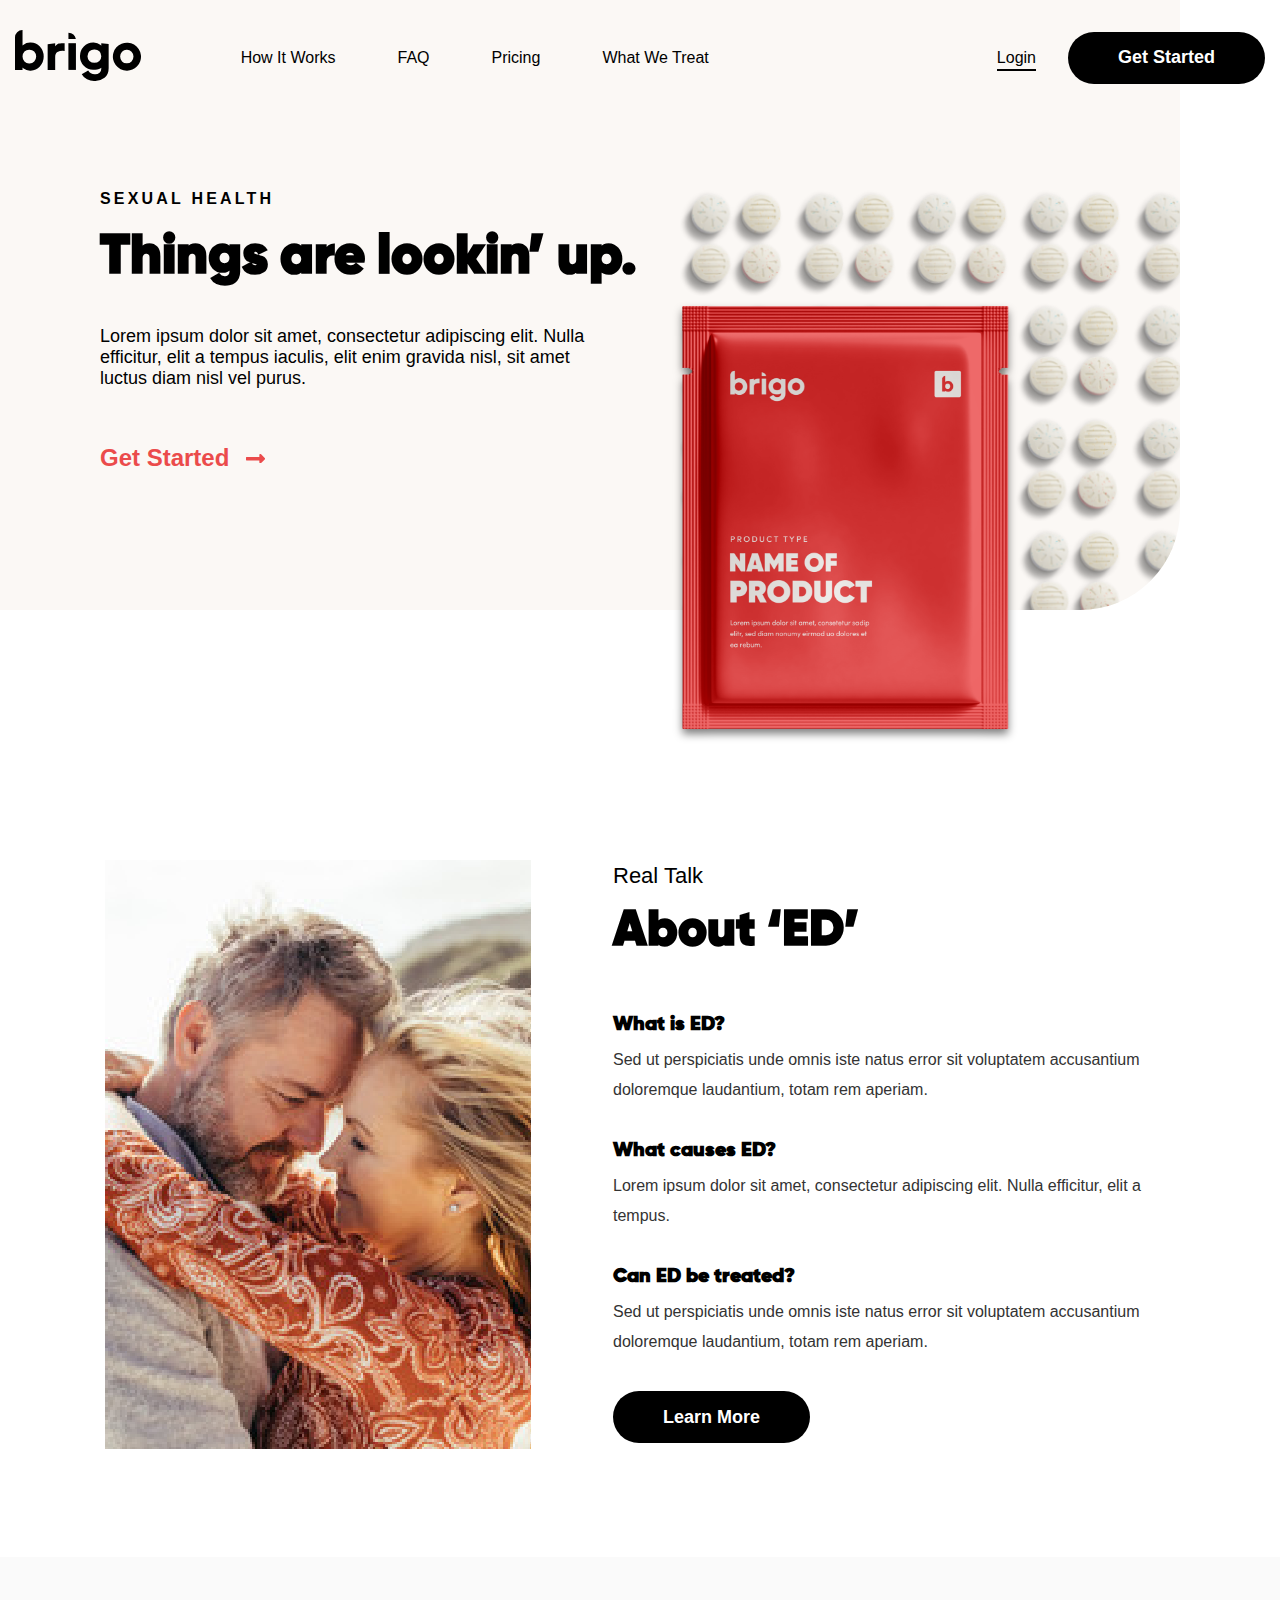
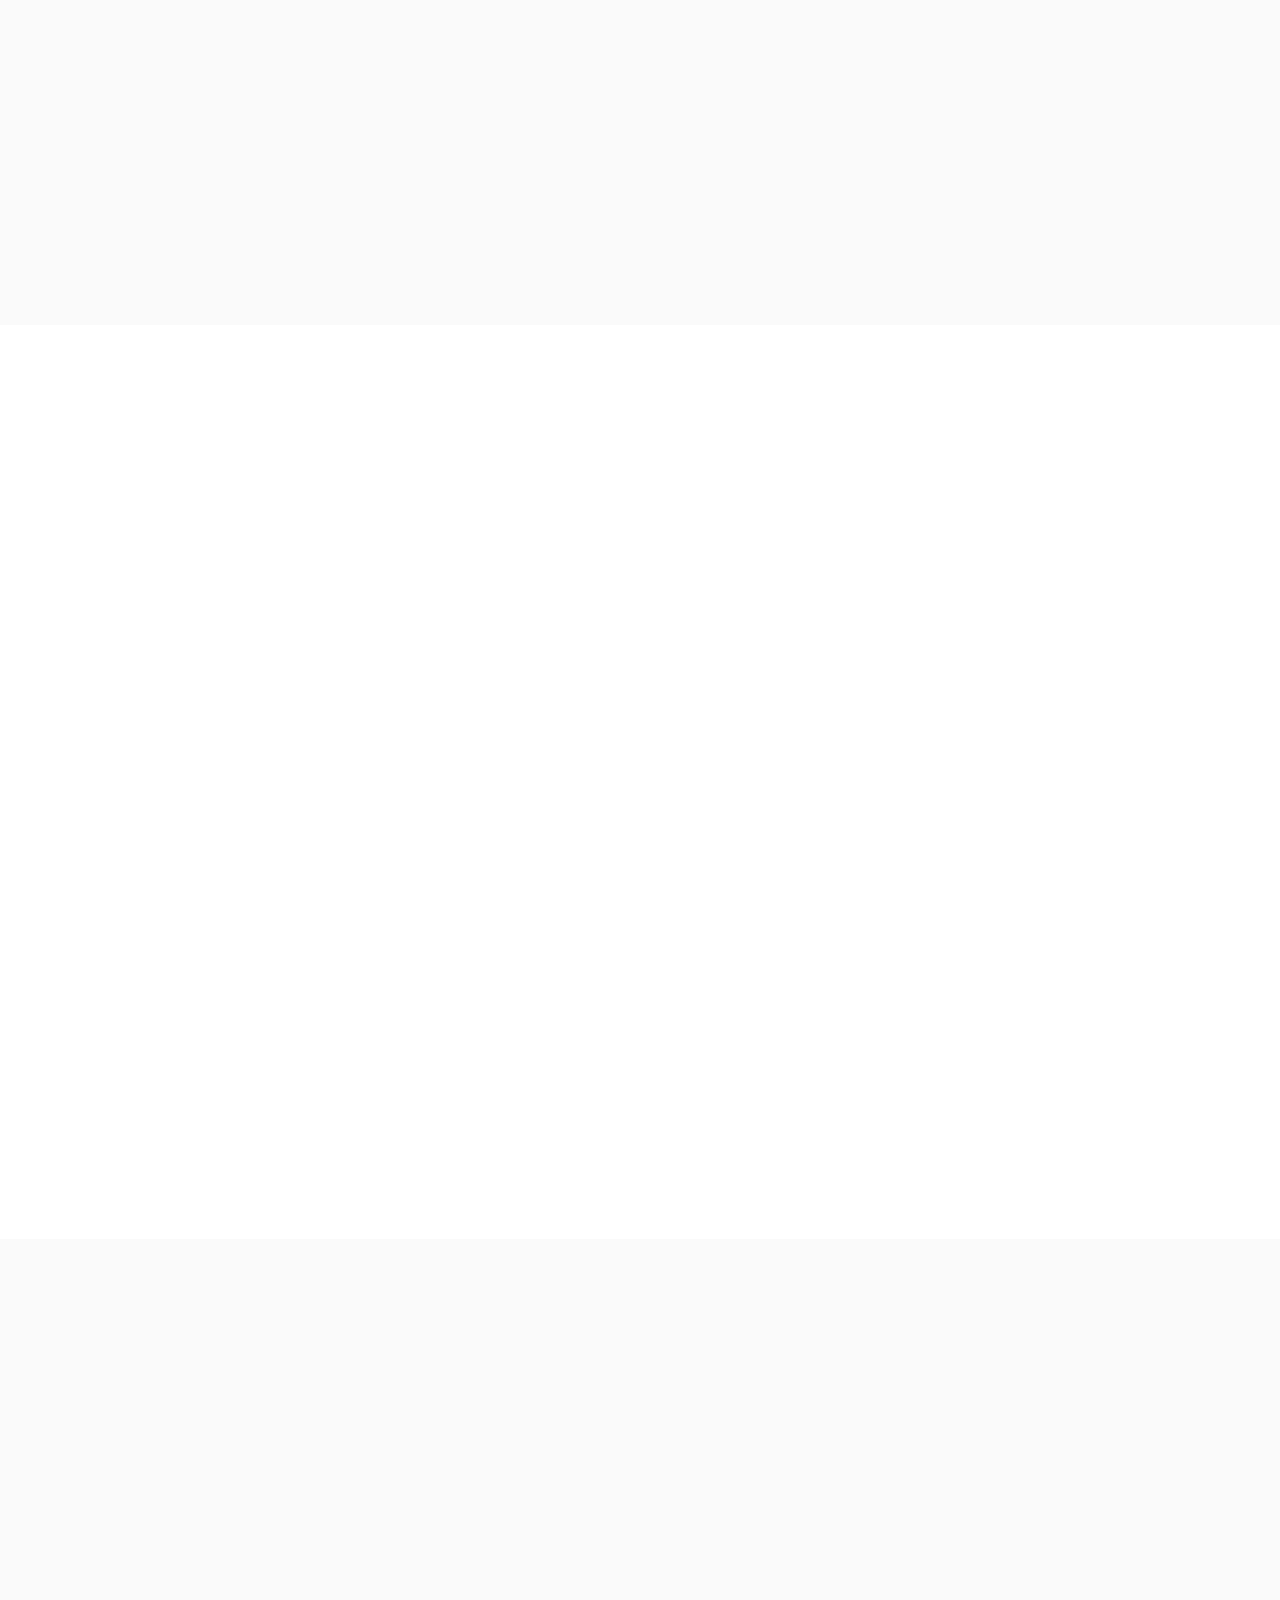
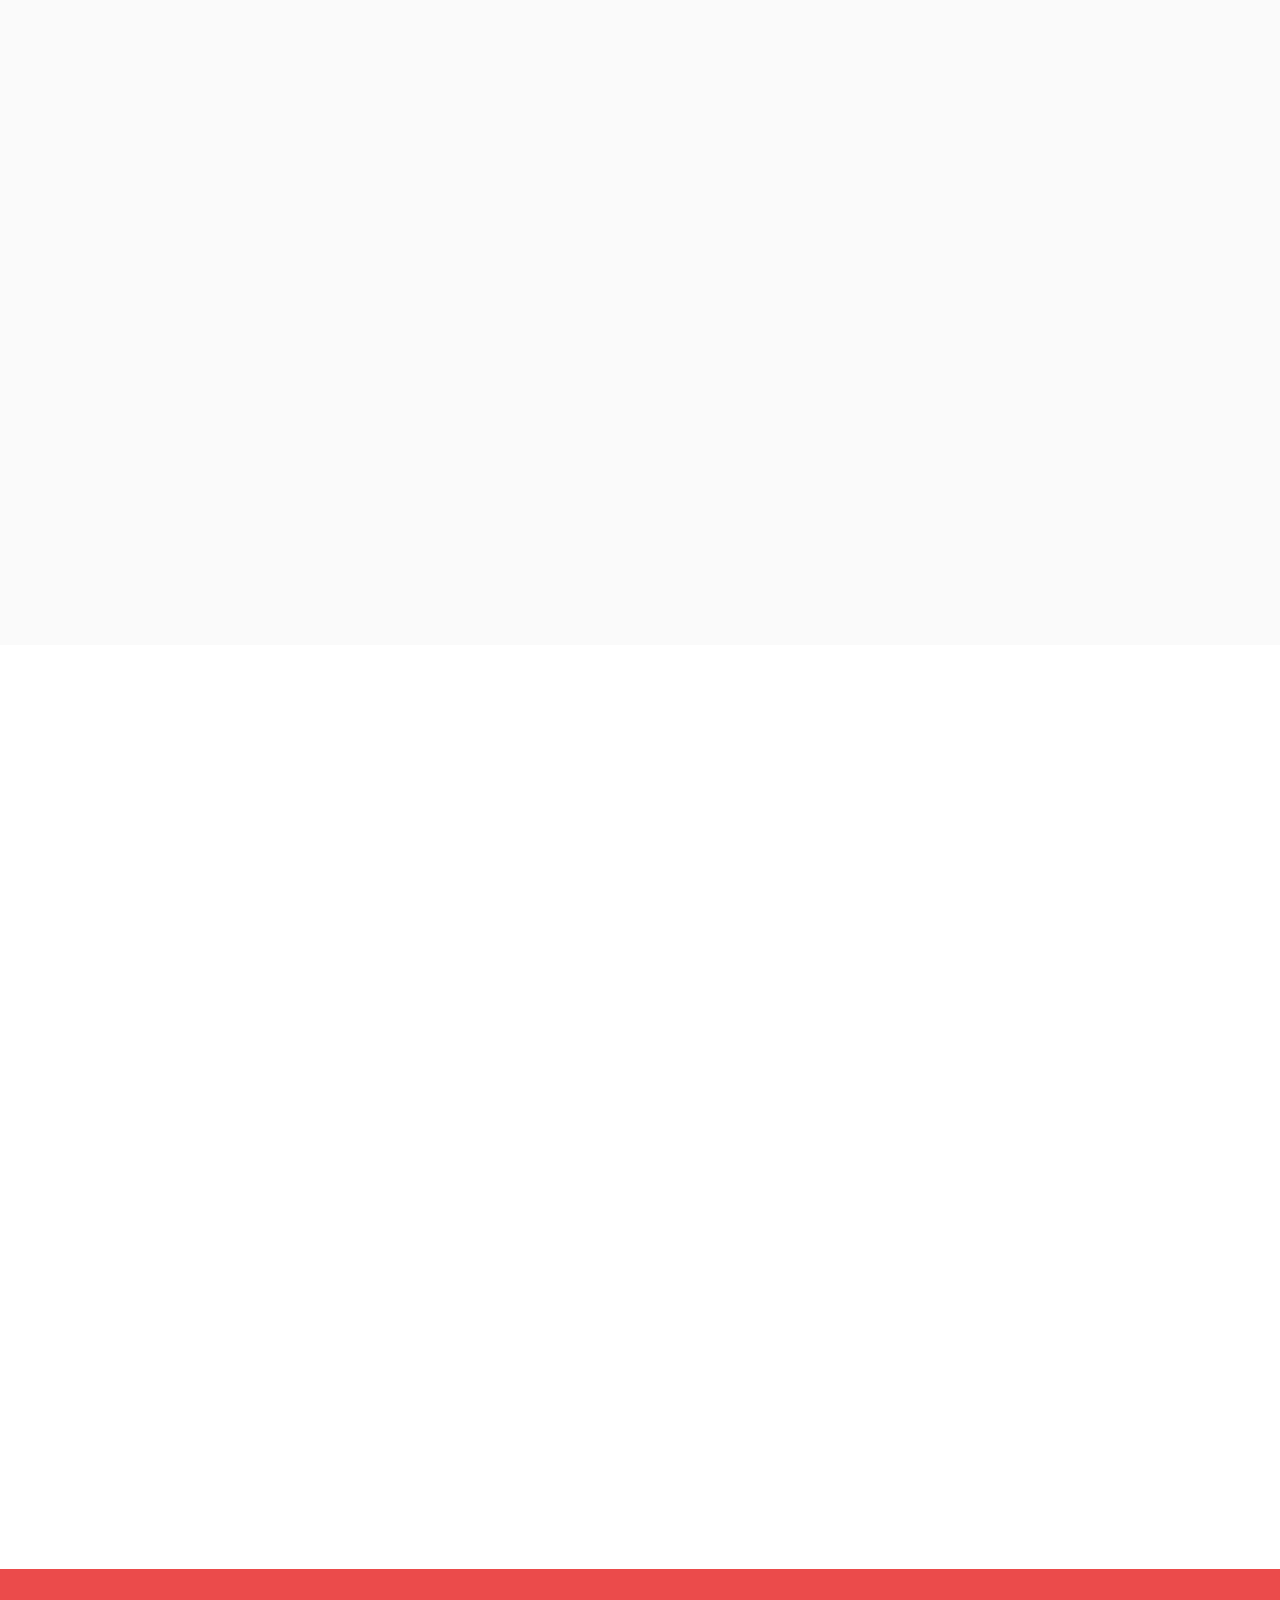
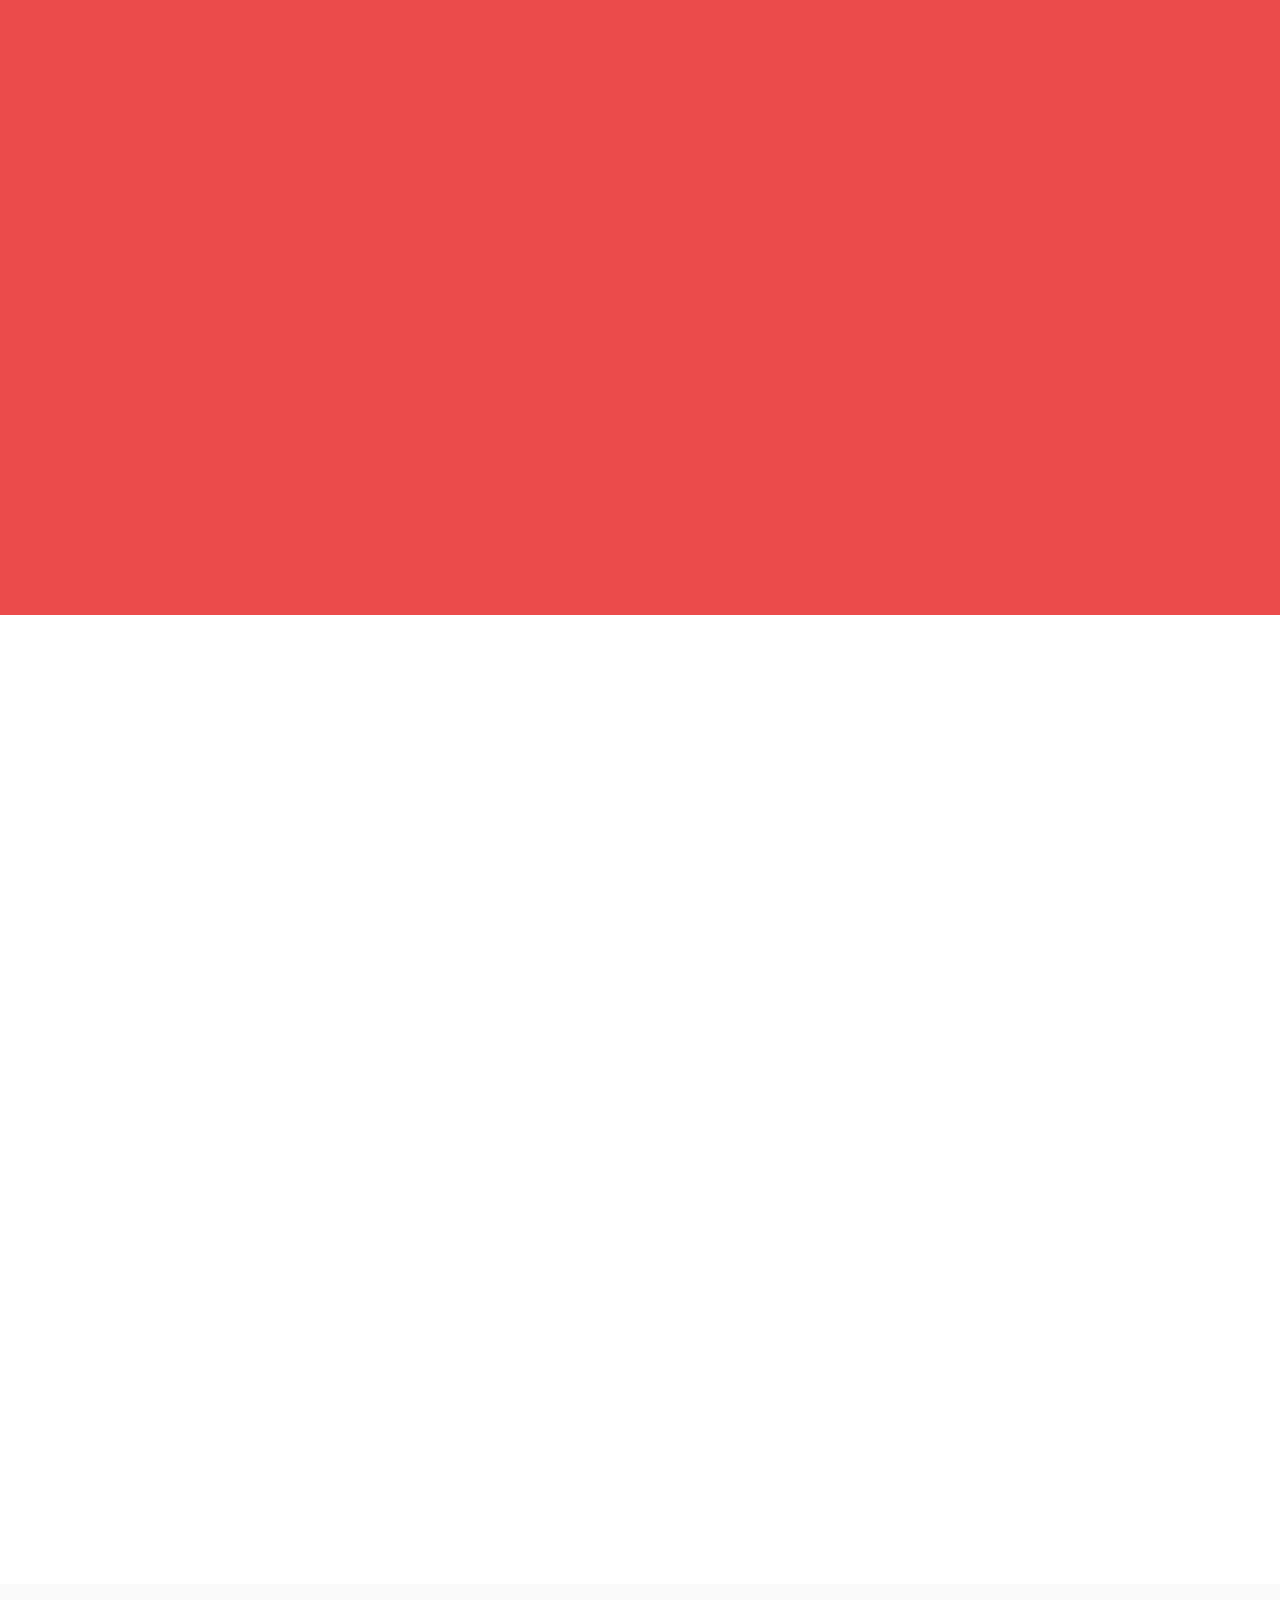
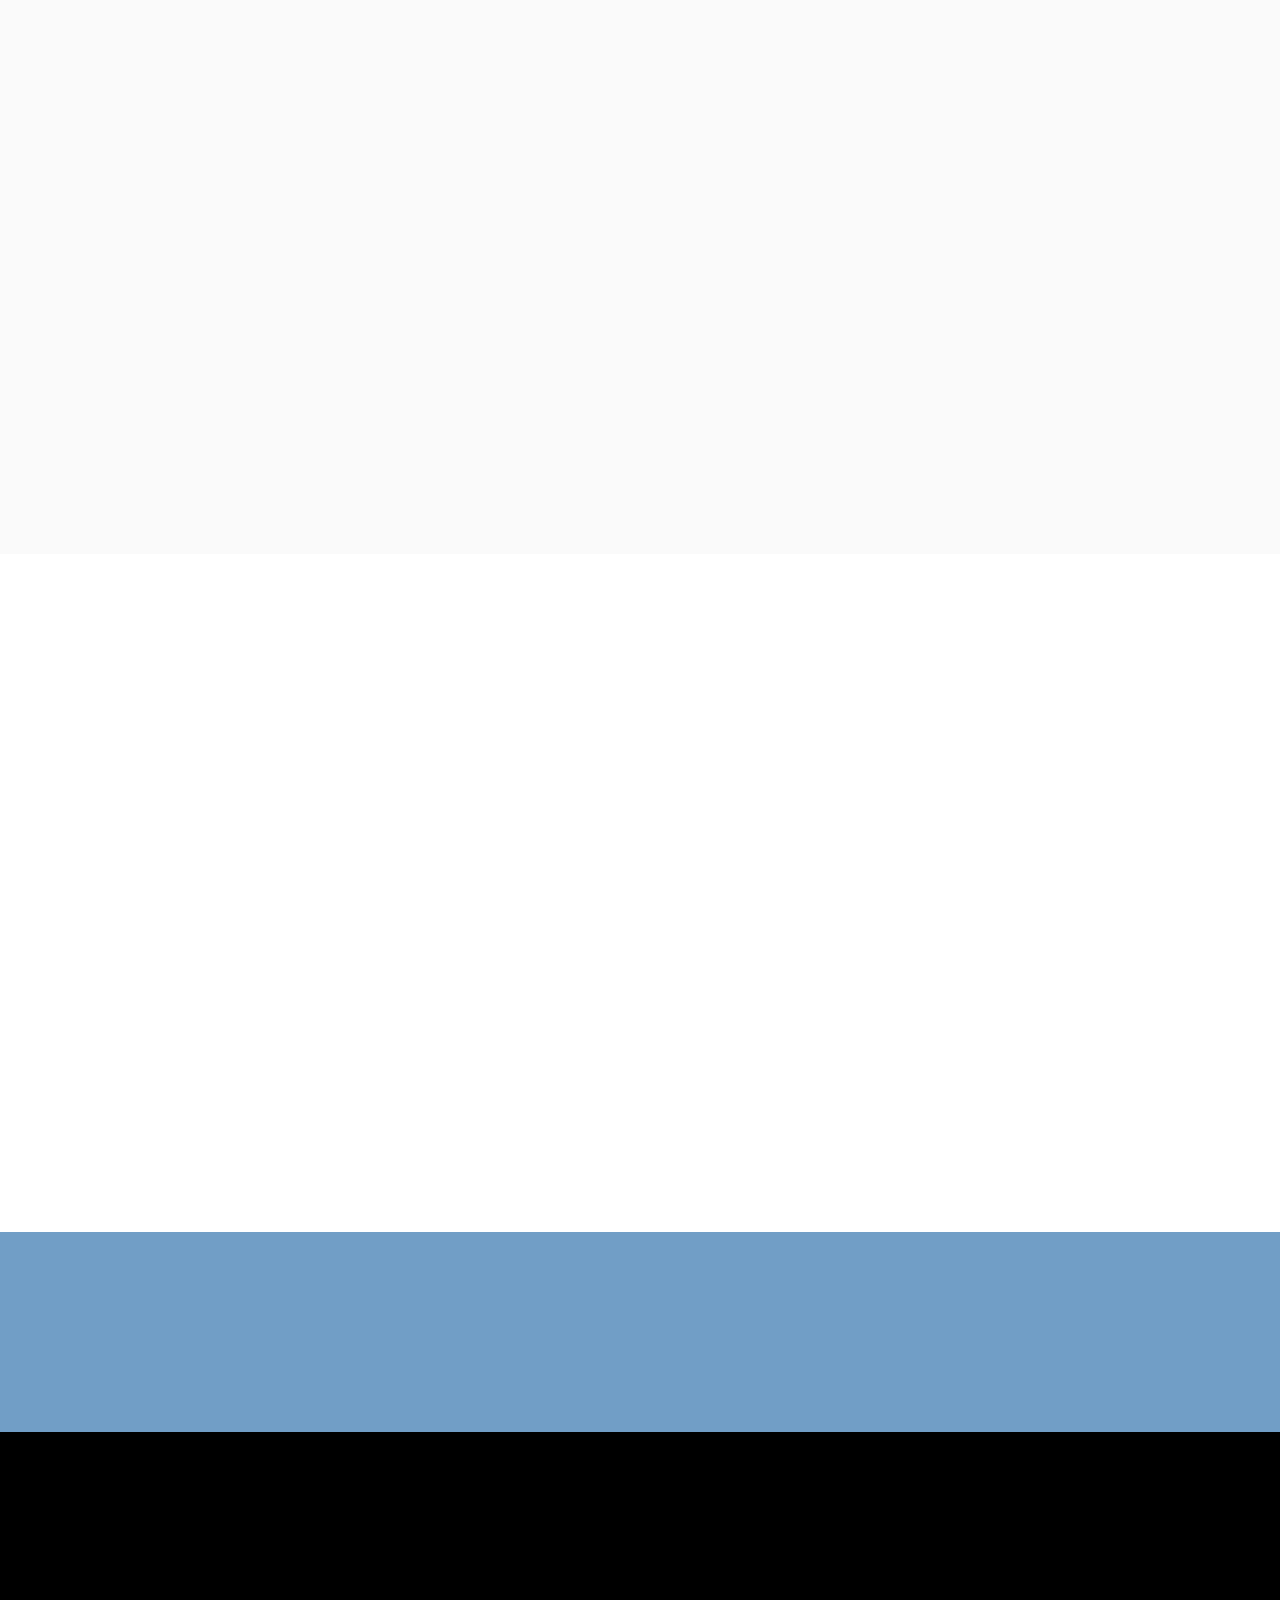
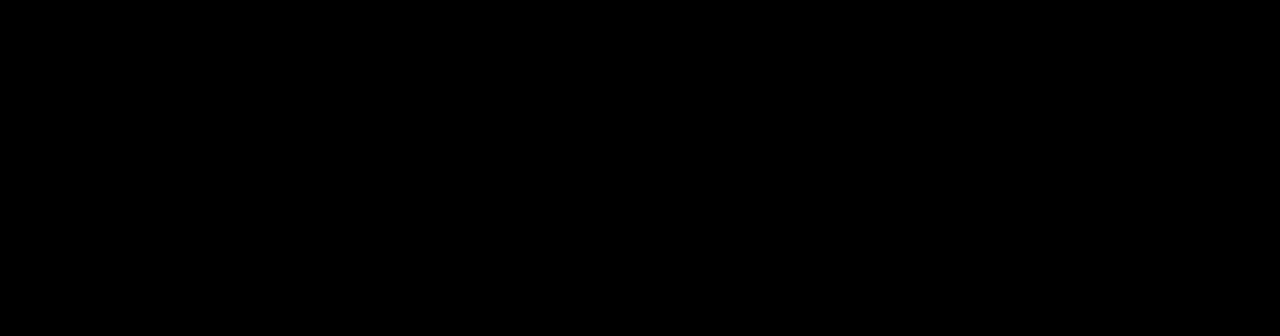
<file: bringo_page2.html>
<!DOCTYPE html>
<html lang="zxx">

<head>
    <title>brigo_page-2</title>
    <link type="image/x-icon" rel="shortcut icon" href="assets/images/page-1/favicon.png" />
    <!-- Required meta tags -->
    <meta charset="UTF-8" />
    <meta name="HandheldFriendly" content="true">
    <meta name="viewport" content="width=device-width, initial-scale=1, shrink-to-fit=no">
    <meta name="description" content="">
    <meta name="keywords" content="">
    <meta name="author" content="">
    <!-- Google Fonts -->
    <link href="http://fonts.cdnfonts.com/css/sofia-pro" rel="stylesheet">
    <!-- Animate CSS -->
    <link href="assets/css/animate.css" rel="stylesheet">
    <!-- Style Sheet -->
    <link rel="stylesheet" type="text/css" href="assets/css/style.css">
    <link rel="stylesheet" type="text/css" href="assets/css/responsive.css">
</head>

<body>
    <div class="main_wrapper">
        <!-- Header Start -->
        <div class="header_wrapper page_2_header ">
            <header>
                <div class="container">
                    <div class="headerpart">
                        <div class="hamburger" id="ham1">
                            <img src="assets/images/Page-1/hamicon.png" alt="hamicon">
                        </div>
                        <div class="logo">
                            <a href="index.html"> <img src="assets/images/Page-1/brigo-logo.svg" alt="header-logo"></a>
                        </div>
                        <div class="parent_nav">
                            <div class="hamburger-2" id="ham2">
                                <img src="assets/images/Page-1/aaa-removebg-preview.png" alt="hamicon-2">
                            </div>
                            <ul class="nav">
                                <li><a href="./index.html" class="color_hover">How It Works</a></li>
                                <li><a href="./bringo_page2.html" class="color_hover">FAQ</a></li>
                                <li><a href="#0" class="color_hover">Pricing</a></li>
                                <li><a href="#0" class="color_hover">What We Treat</a></li>
                            </ul>
                            <ol class="login_block">
                                <li><a href="#0" class=" color_hover">Login</a></li>
                                <li><a href="#0" class="comman_btn">Get Started</a></li>
                            </ol>
                        </div>
                    </div>
                </div>
            </header>
        </div>
        <!--Header End -->
        <!--Main Content Start-->
        <div class="main_content">
            <!-- section-1-start -->
            <section class="page-2-banner">
                <div class="gr_layer">
                    <div class="container_banner">
                        <div class="row-banner">
                            <div class="leftcall-banner  fadeInLeft wow" data-wow-duration="2s">
                                <div class="left-banner-call-block">
                                    <h4>SEXUAL HEALTH</h4>
                                    <h1>Things are lookin’ up.</h1>
                                    <p>Lorem ipsum dolor sit amet, consectetur adipiscing elit.
                                        Nulla efficitur, elit a tempus iaculis, elit enim gravida nisl, sit amet luctus
                                        diam
                                        nisl vel purus.</p>
                                    <a href="#0">Get Started
                                        <svg xmlns="http://www.w3.org/2000/svg" width="19.06" height="9.369"
                                            viewBox="0 0 19.06 9.369">
                                            <path class="transition"
                                                d="M13.356,13.241H.511A.511.511,0,0,0,0,13.751v2.382a.511.511,0,0,0,.511.511H13.356V18.6a1.021,1.021,0,0,0,1.743.722l3.661-3.661a1.021,1.021,0,0,0,0-1.444L15.1,10.559a1.021,1.021,0,0,0-1.743.722Z"
                                                transform="translate(0 -10.258)" fill="#eb4b4b"></path>
                                        </svg>
                                    </a>
                                </div>
                            </div>
                            <div class="rightcall-banner items ">
                                <div class="right-banner-call-block items__inner" id="js-scene">
                                    <div class="bg_banner_img1 fadeInRight wow"  data-wow-duration="2s">
                                    </div>
                                    <div class="product_img  fadeInUp wow"   data-wow-duration="1s"  >
                                        <img src="assets/images/Page-2/brigo-packet-red.png" alt="brigo-packet-red"
                                            class="items__layer layer" data-depth="0.85" id="remove-parx">
                                    </div>
                                </div>
                            </div>
                        </div>
                    </div>
                </div>
            </section>
            <!-- section-2-start -->
            <section class="page-2-section-2">
                <div class="container">
                    <div class="row-page-2-row-2">
                        <div class="leftcall_abouted  fadeInUp wow"  data-wow-duration="2s">
                            <div class="img_aboutAD">
                                <img src="assets/images/Page-2/about-img.png" alt="about-img" class="transition">
                            </div>
                        </div>
                        <div class="right_call_abouted fadeInUp wow"  data-wow-duration="2s">
                            <div class="abouted_text_content">
                                <h4>Real Talk</h4>
                                <h3>About ‘ED’</h3>
                                <ul class="ED_list">
                                    <li>
                                        <h5>What is ED?</h5>
                                        <p>Sed ut perspiciatis unde omnis iste natus error sit voluptatem accusantium
                                            doloremque laudantium, totam rem aperiam.</p>
                                    </li>
                                    <li>
                                        <h5>What causes ED?</h5>
                                        <p>Lorem ipsum dolor sit amet, consectetur adipiscing elit. Nulla efficitur,
                                            elit a tempus.</p>
                                    </li>
                                    <li>
                                        <h5>Can ED be treated?</h5>
                                        <p>Sed ut perspiciatis unde omnis iste natus error sit voluptatem accusantium
                                            doloremque laudantium, totam rem aperiam.</p>
                                    </li>
                                </ul>
                                <a href="#0" class="comman_btn"> Learn More</a>
                            </div>
                        </div>
                    </div>
                </div>
            </section>
            <!-- section-3-start -->
            <section class="page-2-section-3">
                <div class="container">
                    <div class="page_2sec3_block " >
                        <h3 class=" fadeInUp wow"  data-wow-duration="2s">Unsure If Treatment Is For You?</h3>
                        <p class="fadeInUp wow" data-wow-duration="2s">No problem, we work closely with doctors to create this comprehensive ED treatment guide,
                            just for you. <br> <br>

                            Make an informed decision about the treatment best for you.</p>
                        <a href="#0" class="fadeInUp wow" data-wow-duration="2s"  data-wow-delay="0.3s">Download Guide
                            <svg xmlns="http://www.w3.org/2000/svg" class="ml_1" width="19.06" height="9.369"
                                viewBox="0 0 19.06 9.369">
                                <path class="transition"
                                    d="M13.356,13.241H.511A.511.511,0,0,0,0,13.751v2.382a.511.511,0,0,0,.511.511H13.356V18.6a1.021,1.021,0,0,0,1.743.722l3.661-3.661a1.021,1.021,0,0,0,0-1.444L15.1,10.559a1.021,1.021,0,0,0-1.743.722Z"
                                    transform="translate(0 -10.258)" fill="#00000"></path>
                            </svg>
                        </a>
                    </div>
                </div>

            </section>
            <!-- section-4-start -->
            <section class="page2_section4">
                <div class="container">
                    <div class="page2_sec4_head fadeInUp wow"  data-wow-duration="2s">
                        <h4>EXPLORE TREATMENTS FOR ED</h4>
                        <h3>Lorem Ipsum Dolor Sit Amet, Consectetur Adipiscing Elit.</h3>
                    </div>
                    <div class="row">
                        <div class="col-3-for_pills fadeInUp wow"  data-wow-duration="2s"  data-wow-delay="0.1s">
                            <div class="product_card red_border">
                                <div class="top_part_card red_theme">
                                    <a href="#0">
                                        <img src="assets/images/Page-2/pill.svg" alt="explore-element"
                                            class="transition">
                                    </a>
                                </div>
                                <div class="pills_cardbody">
                                    <h2 class="red_hover transition">Sildenafil</h2>
                                    <p>Lorem ipsum dolor sit amet, <br> consectir adipiscing elit. </p>
                                    <a href="#0" class="red_color">Learn More
                                        <svg xmlns="http://www.w3.org/2000/svg" class="ml_1" width="19.06"
                                            height="9.369" viewBox="0 0 19.06 9.369">
                                            <path class="transition"
                                                d="M13.356,13.241H.511A.511.511,0,0,0,0,13.751v2.382a.511.511,0,0,0,.511.511H13.356V18.6a1.021,1.021,0,0,0,1.743.722l3.661-3.661a1.021,1.021,0,0,0,0-1.444L15.1,10.559a1.021,1.021,0,0,0-1.743.722Z"
                                                transform="translate(0 -10.258)" fill="#eb4b4b"></path>
                                        </svg>
                                    </a>
                                    <h4>$00<span>/Dose</span></h4>
                                </div>
                            </div>

                        </div>
                        <div class="col-3-for_pills fadeInUp wow"  data-wow-duration="2s"  data-wow-delay="0.2s">
                            <div class="product_card blue_border">
                                <div class="top_part_card blue_theme">
                                    <a href="#0">
                                        <img src="assets/images/Page-2/pill.svg" alt="explore-element"
                                            class="transition">
                                    </a>
                                </div>
                                <div class="pills_cardbody">
                                    <h2 class="blue_hover transition">Viagra</h2>
                                    <p>Lorem ipsum dolor sit amet, <br> consectir adipiscing elit. </p>
                                    <a href="#0" class="blue_color">Learn More
                                        <svg xmlns="http://www.w3.org/2000/svg" class="ml_1" width="19.06"
                                            height="9.369" viewBox="0 0 19.06 9.369">
                                            <path class="transition"
                                                d="M13.356,13.241H.511A.511.511,0,0,0,0,13.751v2.382a.511.511,0,0,0,.511.511H13.356V18.6a1.021,1.021,0,0,0,1.743.722l3.661-3.661a1.021,1.021,0,0,0,0-1.444L15.1,10.559a1.021,1.021,0,0,0-1.743.722Z"
                                                transform="translate(0 -10.258)" fill="#eb4b4b"></path>
                                        </svg>
                                    </a>
                                    <h4>$00<span>/Dose</span></h4>
                                </div>
                            </div>

                        </div>
                        <div class="col-3-for_pills fadeInUp wow"  data-wow-duration="2s"  data-wow-delay="0.3s">
                            <div class="product_card grey_border">
                                <div class="top_part_card grey_theme">
                                    <a href="#0">
                                        <img src="assets/images/Page-2/pill.svg" alt="explore-element"
                                            class="transition">
                                    </a>
                                </div>
                                <div class="pills_cardbody">
                                    <h2 class="grey_hover transition">Tadalafil</h2>
                                    <p>Lorem ipsum dolor sit amet, <br> consectir adipiscing elit. </p>
                                    <a href="#0" class="grey_color">Learn More
                                        <svg xmlns="http://www.w3.org/2000/svg" class="ml_1" width="19.06"
                                            height="9.369" viewBox="0 0 19.06 9.369">
                                            <path class="transition"
                                                d="M13.356,13.241H.511A.511.511,0,0,0,0,13.751v2.382a.511.511,0,0,0,.511.511H13.356V18.6a1.021,1.021,0,0,0,1.743.722l3.661-3.661a1.021,1.021,0,0,0,0-1.444L15.1,10.559a1.021,1.021,0,0,0-1.743.722Z"
                                                transform="translate(0 -10.258)" fill="#eb4b4b"></path>
                                        </svg>
                                    </a>
                                    <h4>$00<span>/Dose</span></h4>
                                </div>
                            </div>

                        </div>
                        <div class="col-3-for_pills fadeInUp wow"  data-wow-duration="2s" data-wow-delay="0.4s">
                            <div class="product_card green_border">
                                <div class="top_part_card green_theme">
                                    <a href="#0">
                                        <img src="assets/images/Page-2/pill.svg" alt="explore-element"
                                            class="transition">
                                    </a>
                                </div>
                                <div class="pills_cardbody">
                                    <h2 class="green_hover transition">Cialis</h2>
                                    <p>Lorem ipsum dolor sit amet, <br> consectir adipiscing elit. </p>
                                    <a href="#0" class="green_color">Learn More
                                        <svg xmlns="http://www.w3.org/2000/svg" class="ml_1" width="19.06"
                                            height="9.369" viewBox="0 0 19.06 9.369">
                                            <path class="transition"
                                                d="M13.356,13.241H.511A.511.511,0,0,0,0,13.751v2.382a.511.511,0,0,0,.511.511H13.356V18.6a1.021,1.021,0,0,0,1.743.722l3.661-3.661a1.021,1.021,0,0,0,0-1.444L15.1,10.559a1.021,1.021,0,0,0-1.743.722Z"
                                                transform="translate(0 -10.258)" fill="#eb4b4b"></path>
                                        </svg>
                                    </a>
                                    <h4>$00<span>/Dose</span></h4>
                                </div>
                            </div>

                        </div>
                    </div>
                    <div class="page2_sec4_last_btn fadeInUp wow"  data-wow-duration="2s">
                        <a href="#0" class="comman_btn"> Get Started</a>
                    </div>
                </div>
            </section>
            <!--section-5-start -->
            <section class="page-2-section5">
                <div class="container">
                    <div class="page-2-section5_head fadeInUp wow "  data-wow-duration="2s">
                        <h4>Out With The Old, In With The New</h4>
                        <h3>How Brigo Works</h3>
                    </div>
                    <div class="row">
                        <div class="bringo_works_col-4 " >
                            <div class="page2_sec5_img zoomIn wow" data-wow-duration="2s">
                                <img src="assets/images/Page-2/a1.svg" alt="a1">
                            </div>
                            <div class="bringo_works_textblock fadeInUp wow"  data-wow-duration="2s">
                                <h5>01</h5>
                                <h4>Start a free online visit</h4>
                                <p>Lorem ipsum dolor sit amet, consectetur adipiscing elit. Nulla efficitur, elit a
                                    tempus iaculis, elit enim gravida nisl.</p>
                            </div>
                        </div>
                        <div class="bringo_works_col-4 ">
                            <div class="page2_sec5_img  zoomIn wow"  data-wow-duration="2s">
                                <img src="assets/images/Page-2/a2.svg" alt="a1">
                            </div>
                            <div class="bringo_works_textblock fadeInUp wow "  data-wow-duration="2s">
                                <h5>02</h5>
                                <h4>Personalized treatment plan</h4>
                                <p>Lorem ipsum dolor sit amet, consectetur adipiscing elit. Nulla efficitur, elit a
                                    tempus iaculis, elit enim gravida nisl.</p>
                            </div>
                        </div>
                        <div class="bringo_works_col-4  ">
                            <div class="page2_sec5_img zoomIn wow"  data-wow-duration="2s">
                                <img src="assets/images/Page-2/a3.svg" alt="a1">
                            </div>
                            <div class="bringo_works_textblock fadeInUp wow"  data-wow-duration="2s">
                                <h5>03</h5>
                                <h4>Discreet delivery, directly to you</h4>
                                <p>Lorem ipsum dolor sit amet, consectetur adipiscing elit. Nulla efficitur, elit a
                                    tempus iaculis, elit enim gravida nisl.</p>
                            </div>
                        </div>
                    </div>
                    <div class="page2_sec5_btn fadeInUp wow" data-wow-duration="2s">
                        <a href="#0"> Start A Visit
                            <svg xmlns="http://www.w3.org/2000/svg" class="ml_1" width="19.06" height="9.369"
                                viewBox="0 0 19.06 9.369">
                                <path class="transition"
                                    d="M13.356,13.241H.511A.511.511,0,0,0,0,13.751v2.382a.511.511,0,0,0,.511.511H13.356V18.6a1.021,1.021,0,0,0,1.743.722l3.661-3.661a1.021,1.021,0,0,0,0-1.444L15.1,10.559a1.021,1.021,0,0,0-1.743.722Z"
                                    transform="translate(0 -10.258)" fill="#00000"></path>
                            </svg>
                        </a>
                    </div>
                </div>
            </section>
            <!--section-6-start -->
            <section class="section-6 page2-section-6">
                <div class="container">
                    <div class="health_platform">
                        <div class="heathcare_block">
                            <div class="right_part_sec6 fadeInRight wow" data-wow-duration="2s">
                                <h5>EXPERTS AT YOUR FINGERTIPS</h5>
                                <img src="assets/images/Page-2/goodhand-img.png" alt="modernman-img" class="sec-6-img">

                            </div>
                            <div class="left_part_sec6 zoomIn wow"  data-wow-duration="2s">
                                <h2>You’re in good hands.</h2>
                                <h5>We’ll match you with a licensed expert <br>
                                    to find the plan that’s best for you. </h5>
                                <p>Don’t worry, we’ve got your back.</p>
                                <a href="#0" class=" page2-section-6_expo">
                                    <span class="bottom_b transition red_hover ">Find A Provider</span>

                                    <svg xmlns="http://www.w3.org/2000/svg" width="19.06" height="9.369"
                                        viewBox="0 0 19.06 9.369">
                                        <path class="transition"
                                            d="M13.356,13.241H.511A.511.511,0,0,0,0,13.751v2.382a.511.511,0,0,0,.511.511H13.356V18.6a1.021,1.021,0,0,0,1.743.722l3.661-3.661a1.021,1.021,0,0,0,0-1.444L15.1,10.559a1.021,1.021,0,0,0-1.743.722Z"
                                            transform="translate(0 -10.258)" fill="#fff"></path>
                                    </svg>
                                </a>
                            </div>
                        </div>
                    </div>
                </div>
            </section>
            <!-----section-7 ------->
            <section class="page2_section-7 red_theme">
                <div class="container">
                    <div class="row">
                        <div class="pricing_left_col6 fadeInUp  wow"  data-wow-duration="2s">
                            <div class="pricing_left_box">
                                <ul class="pricing_list">
                                    <li>
                                        <h5>Cost of Starting Dose</h5>
                                        <p>$00 <span>/dose</span></p>
                                    </li>
                                    <li>
                                        <h5>Consultation Cost</h5>
                                        <p> Free</p>
                                    </li>
                                    <li>
                                        <h5>48-Hour Shipping On Treatment</h5>
                                        <p>Free</p>
                                    </li>
                                    <li>
                                        <h5>All Future Visits With Your Doctor</h5>
                                        <p>Free</p>
                                    </li>
                                </ul>
                                <div class="total">
                                    <h5>TOTAL</h5>
                                    <p class="red_color">Cost of dose</p>
                                </div>
                            </div>

                        </div>
                        <div class="pricing_right_col6 fadeInUp  wow"  data-wow-duration="2s">
                            <div class="pricing_right_col6_block">
                                <h5>Sed ut perspiciatis unde.</h5>
                                <h3>OUR PRICING</h3>
                                <p>We’re a team of doctors, clinicians, and medical professionals who are committed to
                                    improving men health outcomes through accessible, affordable, and personalized
                                    healthcare solutions.</p>
                                <a href="#0" class="comman_btn"> Start Visit</a>
                            </div>
                        </div>
                    </div>
                </div>
            </section>
            <!----section-8 ------->
            <section class="section-6 page2_sec8">
                <div class="container">
                    <div class="health_platform">
                        <div class="heathcare_block">
                            <div class="right_part_sec6 fadeInLeft wow"  data-wow-duration="2s">
                                <h5>A MODERN MEN’S HEALTHCARE COMPANY</h5>
                                <img src="assets/images/Page-2/goodbye-img.png" alt="modernman-img_page2"
                                    class="sec-6-img">
                                <div class="divider">
                                    <p class="login_block_s6">Already have a prescription? <br> Log in to Brigo to check
                                        status
                                        <a href="#0">
                                            <span>Login</span>

                                            <svg xmlns="http://www.w3.org/2000/svg" width="19.06" height="9.369"
                                                viewBox="0 0 19.06 9.369">
                                                <path class="transition"
                                                    d="M13.356,13.241H.511A.511.511,0,0,0,0,13.751v2.382a.511.511,0,0,0,.511.511H13.356V18.6a1.021,1.021,0,0,0,1.743.722l3.661-3.661a1.021,1.021,0,0,0,0-1.444L15.1,10.559a1.021,1.021,0,0,0-1.743.722Z"
                                                    transform="translate(0 -10.258)" fill="#eb4b4b"></path>
                                            </svg>
                                        </a>
                                    </p>
                                </div>
                            </div>
                            <div class="left_part_sec6  zoomIn wow"  data-wow-duration="2s">
                                <h2>say goodbye to wait times and awkward conversations. </h2>
                                <h5>Say hello to personalized, accessible, and convenient care.</h5>
                                <p>The brigo team doesn’t believe one size fits all. </p>
                                <a href="#0" class="comman_btn">Get Started</a>
                            </div>
                        </div>
                    </div>
                </div>
            </section>
            <!-----section-9 ------->
            <section class="page2_section-9">
                <div class="container">
                    <div class="page2_sec9_head fadeInUp wow"  data-wow-duration="2s">
                        <h5>OUR PROMISE</h5>
                        <h3>Accessible, Affordable Treatments That Fit Your Lifestyle. It’s That Easy.</h3>
                    </div>
                    <div class="row">
                        <div class="promise_call-4 flipInX wow"  data-wow-duration="2s" data-wow-delay="0.1s">
                            <div class="promise_call_content">
                                <h4>Ongoing, Supportive Care</h4>
                                <p>Lorem ipsum dolor sit amet, consectetur adipiscing elit. Nulla efficitur, elit a
                                    tempus.</p>
                            </div>
                        </div>
                        <div class="promise_call-4 flipInX wow"  data-wow-duration="2s" data-wow-delay="0.2s">
                            <div class="promise_call_content">
                                <h4>Discrete Delivery</h4>
                                <p>Lorem ipsum dolor sit amet, consectetur adipiscing elit. Nulla efficitur, elit a
                                    tempus iaculis, elit enim gravida nisl.</p>
                            </div>
                        </div>
                        <div class="promise_call-4 flipInX wow"  data-wow-duration="2s"data-wow-delay="0.3s">
                            <div class="promise_call_content">
                                <h4>Cancel Anytime</h4>
                                <p>Not in the need for treatment anymore?
                                    Not a problem, you can cancel at anytime.</p>
                            </div>
                        </div>
                    </div>
                </div>

            </section>
            <!-----section-10 ------->
            <section class="section-10 page2_sec10">
                <div class="container">
                    <div class="sec-10_head fadeInUp wow" data-wow-duration="2s">
                        <h4>Straightforward Answers To Common Questions, We’ve Got You</h4>
                        <h3>HELP CENTER &amp; FAQs</h3>
                    </div>
                    <div class="collaps_s10">
                        <div class="row_last">
                            <div class="sec10-col-6">
                                <div class="collaps_block  fadeInUp wow "  data-wow-duration="2s"data-wow-delay="0.1s">
                                    <button class="accordion">How does Brigo Work?</button>
                                    <div class="panel">Lorem ipsum dolor sit amet, consectetur adipiscing elit, sed do
                                        eiusmod tempor incididunt ut labore et dolore magna aliqua. Ut enim ad minim
                                        veniam, quis nostrud exercitation ullamco laboris nisi ut aliquip ex ea commodo
                                        consequat.
                                    </div>
                                </div>
                                <div class="collaps_block  fadeInUp wow "  data-wow-duration="2s"data-wow-delay="0.2s">
                                    <button class="accordion">Account?</button>
                                    <div class="panel">Lorem ipsum dolor sit amet, consectetur adipiscing elit, sed do
                                        eiusmod tempor incididunt ut labore et dolore magna aliqua. Ut enim ad minim
                                        veniam, quis nostrud exercitation ullamco laboris nisi ut aliquip ex ea commodo
                                        consequat.
                                    </div>
                                </div>
                                <div class="collaps_block  fadeInUp wow "  data-wow-duration="2s"data-wow-delay="0.3s">
                                    <button class="accordion">Order &amp; Delivery?</button>
                                    <div class="panel">Lorem ipsum dolor sit amet, consectetur adipiscing elit, sed do
                                        eiusmod tempor incididunt ut labore et dolore magna aliqua. Ut enim ad minim
                                        veniam, quis nostrud exercitation ullamco laboris nisi ut aliquip ex ea commodo
                                        consequat.
                                    </div>
                                </div>
                                <div class="collaps_block  fadeInUp wow "  data-wow-duration="2s"data-wow-delay="0.4s">
                                    <button class="accordion">Medical Care &amp; Delivery?</button>
                                    <div class="panel">Lorem ipsum dolor sit amet, consectetur adipiscing elit, sed do
                                        eiusmod tempor incididunt ut labore et dolore magna aliqua. Ut enim ad minim
                                        veniam, quis nostrud exercitation ullamco laboris nisi ut aliquip ex ea commodo
                                        consequat.
                                    </div>
                                </div>
                            </div>
                            <div class="sec10-col-6">
                                <div class="collaps_block fadeInUp wow"  data-wow-duration="2s"data-wow-delay="0.1s">
                                    <button class="accordion">Product?</button>
                                    <div class="panel">Lorem ipsum dolor sit amet, consectetur adipiscing elit, sed do
                                        eiusmod tempor incididunt ut labore et dolore magna aliqua. Ut enim ad minim
                                        veniam, quis nostrud exercitation ullamco laboris nisi ut aliquip ex ea commodo
                                        consequat.
                                    </div>
                                </div>
                                <div class="collaps_block fadeInUp wow"  data-wow-duration="2s"data-wow-delay="0.2s">
                                    <button class="accordion">Privacy &amp; Security?</button>
                                    <div class="panel">Lorem ipsum dolor sit amet, consectetur adipiscing elit, sed do
                                        eiusmod tempor incididunt ut labore et dolore magna aliqua. Ut enim ad minim
                                        veniam, quis nostrud exercitation ullamco laboris nisi ut aliquip ex ea commodo
                                        consequat.
                                    </div>
                                </div>
                                <div class="collaps_block fadeInUp wow"  data-wow-duration="2s"data-wow-delay="0.3s">
                                    <button class="accordion">Safety Information?</button>
                                    <div class="panel">Lorem ipsum dolor sit amet, consectetur adipiscing elit, sed do
                                        eiusmod tempor incididunt ut labore et dolore magna aliqua. Ut enim ad minim
                                        veniam, quis nostrud exercitation ullamco laboris nisi ut aliquip ex ea commodo
                                        consequat.
                                    </div>
                                </div>
                                <div class="collaps_block fadeInUp wow"  data-wow-duration="2s"data-wow-delay="0.4s">
                                    <button class="accordion">Contact Us?</button>
                                    <div class="panel">Lorem ipsum dolor sit amet, consectetur adipiscing elit, sed do
                                        eiusmod tempor incididunt ut labore et dolore magna aliqua. Ut enim ad minim
                                        veniam, quis nostrud exercitation ullamco laboris nisi ut aliquip ex ea commodo
                                        consequat.
                                    </div>
                                </div>
                            </div>
                        </div>
                    </div>
                </div>
            </section>
            <!----section-11 ------->
            <section class="section-11 blue_theme">
                <div class="container_special">
                    <div class="sec-11-block">
                        <div class="sec-11-text fadeInUp wow"  data-wow-duration="2s"data-wow-delay="0.1s">
                            <h3>Ready To Get Started?</h3>
                            <p>Start Your Consultation Today.</p>
                        </div>
                        <div class="sec-11-btn fadeInUp wow"  data-wow-duration="2s"data-wow-delay="0.2s">
                            <a href="#0" class="comman_btn">Get Started</a>
                        </div>
                    </div>
                </div>
            </section>
        </div>
        <!--Main Content End-->
        <!--Footer Start-->
        <div class="footer_wrapper">
            <footer>
                <div class="bringo_footer_block">
                    <div class="container">
                        <div class="row_footer">
                            <div class="part-1 fadeInUp wow"  data-wow-duration="2s">
                                <a href="index.html">
                                    <svg xmlns="http://www.w3.org/2000/svg" width="102" height="41.556"
                                        viewBox="0 0 102 41.556">
                                        <g id="Group_123" data-name="Group 123" transform="translate(-342 -11679)">
                                            <path id="Path_85" data-name="Path 85"
                                                d="M452.193,583.966V578.83a6.406,6.406,0,0,1,5.936,5.136Z"
                                                transform="translate(-66.903 11102.319)" fill="#fff" />
                                            <path id="Path_86" data-name="Path 86"
                                                d="M198.325,597.79a8.665,8.665,0,0,1-5.861-1.986l-.527-.457v1.875h-5.979V571.172a5.849,5.849,0,0,1,5.843-5.843h.136v12.41l.527-.457a8.665,8.665,0,0,1,5.861-1.986,9.771,9.771,0,0,1,7.373,3.268,11.975,11.975,0,0,1,0,15.958A9.771,9.771,0,0,1,198.325,597.79Zm-.993-16.765a5.166,5.166,0,0,0-3.872,1.54,5.958,5.958,0,0,0,0,7.956,5.164,5.164,0,0,0,3.872,1.54,5.232,5.232,0,0,0,3.894-1.542,5.9,5.9,0,0,0,0-7.953A5.235,5.235,0,0,0,197.331,581.025Z"
                                                transform="translate(156.042 11113.671)" fill="#fff" />
                                            <path id="Path_87" data-name="Path 87"
                                                d="M348.729,652.625V632.168l5.977-.931V633.7l.556-.627a5.758,5.758,0,0,1,1.429-1.161,9.709,9.709,0,0,1,4.311-.632l.883,0h.318v6.231l-.356-.042a8.163,8.163,0,0,0-.951-.051,9.04,9.04,0,0,0-4.409.993,4.411,4.411,0,0,0-1.783,4v10.212Z"
                                                transform="translate(19.786 11058.699)" fill="#fff" />
                                            <rect id="Rectangle_653" data-name="Rectangle 653" width="5.977"
                                                height="21.335" transform="translate(385.281 11689.989)" fill="#fff" />
                                            <path id="Path_88" data-name="Path 88"
                                                d="M521.405,658.7a13.315,13.315,0,0,1-6.042-1.317,9.326,9.326,0,0,1-4.047-3.9l-.132-.263.244-.163,4.545-2.6.078-.051h.294l.083.167c1,1.841,2.684,2.73,5.143,2.73a5.388,5.388,0,0,0,3.759-1.241,4.354,4.354,0,0,0,1.338-3.2l.029-.664-.536.394c-1.586,1.167-3.628,1.167-5.791,1.167a10.12,10.12,0,0,1-7.578-3.182,11.28,11.28,0,0,1,.021-15.447,10.11,10.11,0,0,1,7.557-3.2,8.318,8.318,0,0,1,5.773,2.056l.532.481v-1.922l5.852.592v19.4a9.157,9.157,0,0,1-3.287,7.576A12.234,12.234,0,0,1,521.405,658.7Zm-.207-25.169a5.362,5.362,0,0,0-3.938,1.5,5.532,5.532,0,0,0,0,7.657,5.91,5.91,0,0,0,7.876,0,5.532,5.532,0,0,0,0-7.658A5.364,5.364,0,0,0,521.2,633.536Z"
                                                transform="translate(-114.857 11061.851)" fill="#fff" />
                                            <path id="Path_89" data-name="Path 89"
                                                d="M683.749,650.426a11.167,11.167,0,1,1,8.007-3.259A10.909,10.909,0,0,1,683.749,650.426Zm0-16.641a5.033,5.033,0,0,0-3.768,1.52,5.749,5.749,0,0,0,0,7.749,5.031,5.031,0,0,0,3.768,1.52,5.1,5.1,0,0,0,3.79-1.521,5.691,5.691,0,0,0,0-7.746A5.1,5.1,0,0,0,683.749,633.785Z"
                                                transform="translate(-251.037 11061.48)" fill="#fff" />
                                        </g>
                                    </svg>
                                </a>
                            </div>
                            <div class="part-2 fadeInUp wow" data-wow-duration="2s"data-wow-delay="0.1s">
                                <div class="footer_list">
                                    <h4 class="accordion-2">Company</h4>
                                    <div class="panel-2">
                                        <ul>
                                            <li><a href="#0">How It Works</a></li>
                                            <li><a href="#0"> Pricing</a></li>
                                            <li><a href="#0">Our Medical Experts</a></li>
                                            <li><a href="#0">About Us</a></li>
                                            <li><a href="#0">Refer A Friend</a></li>
                                            <li><a href="#0">Contact Form </a></li>
                                        </ul>
                                    </div>
                                </div>
                            </div>
                            <div class="part-3 fadeInUp wow" data-wow-duration="2s"data-wow-delay="0.2s">
                                <div class="footer_list">
                                    <h4 class="accordion-2">Treatments</h4>
                                    <div class="panel-2">
                                        <ul>
                                            <li><a href="#0">Erectile Dysfunction</a></li>
                                            <li><a href="#0"> Hair Loss</a></li>
                                            <li><a href="#0">Wellness Testing</a></li>
                                        </ul>
                                    </div>
                                </div>
                            </div>
                            <div class="part-4 fadeInUp wow" data-wow-duration="2s"data-wow-delay="0.3s">
                                <div class="footer_list">
                                    <h4 class="footer_list accordion-2">Support</h4>
                                    <div class="panel-2">
                                        <ul>
                                            <li><a href="#0">Learn</a></li>
                                            <li><a href="#0">Login</a></li>
                                            <li><a href="#0">FAQs</a></li>
                                            <li><a href="#0">Help Center</a></li>

                                        </ul>
                                    </div>
                                </div>
                            </div>
                            <div class="part-5 fadeInUp wow" data-wow-duration="2s"data-wow-delay="0.4s">
                                <div class="footer_list">
                                    <h4 class="footer_list accordion-2">Legal</h4>
                                    <div class="panel-2">
                                        <ul>
                                            <li><a href="#0">Terms & Conditions</a></li>
                                            <li><a href="#0"> Terms of Sale</a></li>
                                            <li><a href="#0"> Privacy Policy</a></li>
                                            <li><a href="#0"> Cookies Policy</a></li>
                                        </ul>
                                    </div>
                                </div>
                            </div>
                            <div class="part-6  fadeIn wow" data-wow-duration="2s"data-wow-delay="0.3s">
                                <div class="footerbox">
                                    <h3>Have a Question?</h3>
                                    <ul class="contact_details">
                                        <li>
                                            <p>Call us anytime</p>
                                            <a href="tel:9909658889" class="red_hover transition">XXX-XXX-XXX </a>
                                        </li>
                                        <li>
                                            <p>Email us for support</p>
                                            <a href="mailto:care@brigohealth.com" class="red_hover transition"
                                                target="_blank">care@brigohealth.com</a>
                                        </li>
                                        <li>
                                            <p>For press inquiries</p>
                                            <a href="mailto:press@brigohealth.com"
                                                class="red_hover transition">press@brigohealth.com</a>
                                        </li>
                                    </ul>
                                    <ul class="icons_info">
                                        <li><a href="https://www.instagram.com/accounts/login/" target="_blank">
                                                <img src="assets/images/Page-1/Iconawesome-instagram.svg"
                                                    alt="img_icon">
                                            </a></li>
                                        <li><a href="https://www.facebook.com/login/" target="_blank">
                                                <img src="assets/images/Page-1/Iconawesome-facebook-f.svg"
                                                    alt="img_icon">
                                            </a></li>
                                        <li><a href="https://twitter.com/i/flow/login" target="_blank">
                                                <img src="assets/images/Page-1/Iconawesome-twitter.svg" alt="img_icon">
                                            </a></li>
                                        <li><a href="https://in.linkedin.com/" target="_blank">
                                                <img src="assets/images/Page-1/Iconawesome-linkedin-in.svg"
                                                    alt="img_icon">
                                            </a></li>
                                    </ul>
                                </div>
                            </div>
                        </div>
                        <div class="footer_end_text fadeIn wow" data-wow-duration="2s">
                            <p>© 2021 <a href="index.html" class="red_hover transition"> Brigo</a>, All Rights Reserved
                            </p>
                            <p>Powered by <a href="index.html" class="red_hover transition">Lifted Solutions</a></p>
                        </div>
                    </div>
                </div>
            </footer>
        </div>
        <!-- Footer End -->
    </div>
    <!-- WOW JS -->
    <script src="assets/js/parallax.min.js"></script>
    <script src="assets/js/custom.js"></script>
    <script src="assets/js/wow.js"></script>
    <script>
        //wow
        new WOW().init();
    </script>
</body>

</html>
</file>
<file: assets/css/style.css>
/*********************  Default-CSS  *********************/
:root {
	scroll-behavior: unset;
}

@font-face {
	font-family: Gilroy-UltraLight;
	src: url(../fonts/Gilroy-UltraLight.ttf);
}

@font-face {
	font-family: Gilroy-Thin;
	src: url(../fonts/Gilroy-Thin.ttf);
}

@font-face {
	font-family: Gilroy-SemiBold;
	src: url(../fonts/Gilroy-SemiBold.ttf);
}

@font-face {
	font-family: Gilroy-Regular;
	src: url(../fonts/Gilroy-Regular.ttf);
}

@font-face {
	font-family: Gilroy-Medium;
	src: url(../fonts/Gilroy-Medium.ttf);
}

@font-face {
	font-family: Gilroy-Light;
	src: url(../fonts/Gilroy-Light.ttf);
}

@font-face {
	font-family: Gilroy-Heavy;
	src: url(../fonts/Gilroy-Heavy.ttf);
}

@font-face {
	font-family: Gilroy-ExtraBold;
	src: url(../fonts/Gilroy-ExtraBold.ttf);
}

@font-face {
	font-family: Gilroy-Bold;
	src: url(../fonts/Gilroy-Bold.ttf);
}

@font-face {
	font-family: Gilroy-Black;
	src: url(../fonts/Gilroy-Black.ttf);
}

* {
	box-sizing: border-box;
	margin: 0;
	padding: 0
}

body {
	margin: 0;
	font-family: 'Sofia Pro', sans-serif;
	font-style: normal;
	font-weight: normal;
	overflow-x: hidden;
	color: #000000;
	background-color: #fff;
	font-size: 16px;
}

a,
span,
a:hover,
a:active,
button {
	text-decoration: none;
}

a,
div a:hover,
div a:active,
div a:focus,
button {
	text-decoration: none;
	-webkit-transition: all 0.5s ease 0s;
	-moz-transition: all 0.5s ease 0s;
	-ms-transition: all 0.5s ease 0s;
	-o-transition: all 0.5s ease 0s;
	transition: all 0.5s ease 0s;
}

p {
	margin: 0;
}

body h1,
body h2,
body h3,
body h4,
body h5,
body h6 {
	margin: 0;
}

ul,
li {
	list-style: none;
	margin: 0;
	padding: 0;
}

img {
	max-width: 100%;
}

.cm-overflow,
.cm-overflow body {
	overflow: hidden;
	touch-action: unset;
}


.row {
	margin: 0 -15px;
	display: flex;
	flex-wrap: wrap;
}

.container {
	padding: 0 15px;
	margin: auto;
	max-width: 1140px;

}

.col,
[class*=col-] {
	padding: 0 15px;
}

::selection {
	color: white;
	background-color: #000;
}



/* ------------------page---1------------------------------- */
/*********************  Default-CSS  End *********************/

/*============== Header Css Start ===============*/

.header_wrapper {
	background-color: #fff;
	z-index: 1400;
	width: 100%;
}

header {
	padding: 30px 0px;
	position: relative;
	background-color: #fff;
	width: 100%;
	z-index: 1500;
}

.nav {
	display: flex;
	margin-left: 95px;
	align-items: center;
}

.parent_nav {
	display: flex;
	align-items: center;
	justify-content: space-between;
	width: 100%;
	z-index: 1399;
}

.nav li a {
	font-size: 16px;
	color: #000;
	padding: 5px;
	position: relative;
}

.nav li a::before {
	content: "";
	background-color: #EB4B4B;
	width: 0%;
	height: 2px;
	border-radius: 3px;
	bottom: 0;
	right: 0%;
	position: absolute;
	transition: all 0.5s ease;
}

.nav li a:hover::before {
	left: 0%;
	right: auto;
	width: 100%;
}

.nav li {
	margin-left: 52px;
}

.headerpart {
	display: flex;
	align-items: center;
	width: 100%;
}

.nav li:first-child {
	margin-left: 0px;
}

.color_hover:hover {
	color: #EB4B4B !important;
}

.login_block {
	display: flex;
	align-items: center;
	margin-left: auto;
}

.comman_btn {
	width: 197px;
	height: 52px;
	text-align: center;
	border-radius: 26px;
	background: #000;
	font-weight: bold;
	font-size: 18px;
	color: #fff;
	display: flex;
	padding: 8px;
	justify-content: center;
	align-items: center;
	transition: all 0.4s ease;
}

.hamburger,
.hamburger-2 {
	display: none;
	cursor: pointer;
}

.hamburger-2 {
	width: 25px;
}

.comman_btn:hover,
.Start_Visit_btn a:hover,
.page_2sec3_block a:hover,
.page2_sec5_btn a:hover,
.page2_sec8 .left_part_sec6 .comman_btn:hover {
	background-color: #EB4B4B;
	transform: translateY(-5px);
	box-shadow: rgb(235 75 75 / 35%) 0px 5px 16px;
	color: #fff;
	border-color: #EB4B4B;
}

.login_block li:first-child a:hover {
	border-color: #EB4B4B;
}

.login_block li .color_hover {
	margin-right: 32px;
	color: #000;
	border-bottom: 2px solid #000000;
	padding-bottom: 3px;
}

/*============== Header Css End ===============*/
/* -------------------section-1-------------------- */
.section-1 {
	padding: 240px 0px 232px 0px;
	background: url(../images/Page-1/hero-bg.png);
	background-size: cover;
	background-repeat: no-repeat;
	width: 100%;
	height: 100%;
	background-position-x: center;
}

.hero_text {
	text-align: center;
	color: #fff;
}

.hero_text p {
	letter-spacing: 0.2em;
}

.hero_text h1 {
	font-family: Gilroy-Black;
	font-size: 70px;
	line-height: 70px;
	margin-top: 12px;
	margin-bottom: 50px;
}

.hero_text a,
.page2-section-6_expo {
	font-size: 24px;
	color: #fff;
	font-weight: bold;
}

.hero_text a:hover span {
	border-color: #EB4B4B;
}

.hero_text a:hover svg path {
	fill: #EB4B4B;
}

.bottom_b {
	display: inline-block;
	padding-bottom: 5px;
	border-bottom: 1px solid #fff;
	margin-right: 15px;
}

.transition {
	transition: all 0.5s ease;
}

.red_hover:hover {
	color: #EB4B4B !important;
}

/* ------------------------------------------------- */
/* ------------section-2-start------------------------- */
.section-2 {
	padding: 130px 0px 126px 0px;
	text-align: center;
}

.sec2text h3 {
	font-weight: normal;
	font-size: 32px;
	line-height: 32px;
	margin-top: 20px;
	margin-bottom: 65px;
}

.sec2text p,
.sec_4_head p,
.sec-7-head h5,
.sec8_head h4 {
	font-weight: bold;
	letter-spacing: 0.2em;
	text-transform: uppercase;
}

.cm_row {
	display: flex;
	flex-wrap: wrap;
	justify-content: space-between;
	margin: 0 -15px;
}

.cm_col_3 {
	padding: 0 15px;
	width: 25%;
}

.believe_service_title {
	font-weight: bold;
	letter-spacing: 0.15em;
	line-height: 1.6;
	text-transform: uppercase;
	font-size: 16px;
}

.cm_row .cm_col_3:nth-child(3) img {
	transform: rotateY(180deg);
}

.believe_service_img {
	margin-bottom: 23px;
}

/* section-3-start------------------------------------ */
.who_we_are p {
	font-size: 28px;
	line-height: 42px;
}

.who_we_are h3 {
	font-family: Gilroy-Black;
	font-size: 35px;
	line-height: 1.7;
	margin-bottom: 30px;
}

.section-3 {
	padding: 90px 0px 100px 0px;
	background-color: #EB4B4B;
}

.who_we_are {
	text-align: center;
	color: #fff;
}

/* -----------------section-4--------------------- */
.section-4 {
	padding: 125px 0px 189px 0px;
}

.sec_4_head,
.sec-7-head {
	text-align: center;
}

.sec_4_head h4 {
	font-size: 32px;
	line-height: 1.3;
	font-weight: normal;
	margin-top: 25px;
	margin-bottom: 84px;
}

.row-x {
	display: flex;
	flex-wrap: wrap;
}

.health_block .row-x:first-child {
	margin-bottom: 224px;

}

.left-call-sec4 {
	max-width: 485px;
	padding-top: 64px;
}

.left-call-sec4 h3 {
	font-family: Gilroy-Black;
	font-size: 40px;
	line-height: 1.75;
	text-align: left;
	color: #000;
	margin-bottom: 16px;
}

.left-call-sec4 p {
	font-weight: normal;
	font-size: 18px;
	line-height: 32px;
	color: #333;
	padding-left: 32px;
	border-left: 2px solid #EB4B4B;
	margin-bottom: 30px;
}

.right-call-sec4 {
	width: calc(100% - 485px);
	text-align: right;
}

.Sexual_Health_img {
	height: 100%;
	position: relative;
	z-index: 1;
	display: inline-block;
}

.Sexual_Health_img img {
	height: 100%;
	transition: all 0.4s ease;
}

.Sexual_Health_img::before {
	content: "";
	position: absolute;
	top: 89px;
	left: -60px;
	height: 332px;
	width: 210.46px;
	border-radius: 2px;
	background: #eb4b4b;
	z-index: -1;
	transition: all 0.5s ease;
}

.row_middel .right-call-sec4 {
	text-align: left !important;
}

.row_middel {
	margin-bottom: 100px;
}

.row_middel .left-call-sec4 {
	padding-top: 0px;
	padding-bottom: 64px;
}

.row_middel .Sexual_Health_img::before {
	width: 333px;
	height: 332px;
	background: #5e863f;
	top: -62px;
	right: -62px;
	left: unset;
}

.health_block .row-x:last-child .Sexual_Health_img::before {
	background: #719ec6;
}

/* ---------------section-5-staRT---------------------- */
.sec-5-head {
	text-align: center;
}

.sec-5-head h4 {
	font-size: 22px;
	line-height: 32px;
	font-weight: normal;
}

.sec-5-head h3 {
	font-family: Gilroy-Black;
	font-size: 50px;
	line-height: 70px;
	margin-top: 6px;
	margin-bottom: 57px;
}

.section-5,
.section-7,
.section-8,
.section-10,
.page-2-section-2,
.page-2-section5,
.page2_section-7,
.page2_section-9 {
	padding: 100px 0px;
	background: #fafafa;
}

.cm-call-4 h2 {
	font-family: Gilroy-Black;
	font-size: 40px;
	line-height: 70px;
}

.cm-call-4 h5 {
	font-weight: bold;
	font-size: 20px;
	color: #5e863f;
	margin-bottom: 15px;
}

.cm-call-4 p {
	font-weight: normal;
	font-size: 14px;
	line-height: 30px;
	color: #333;
}

.cm-call-4 {
	width: 33.33%;
	padding: 0 25px;
}

.cm_row-sec5 {
	display: flex;
	flex-wrap: wrap;
	margin: 0 -25px;
	margin-bottom: 64px;

}

.concern_block {
	width: 100%;
	padding: 60px 37px;
	border-radius: 2px;
	background: #5e863f;

}

.concern_block h3 {
	font-weight: bold;
	font-size: 24px;
	color: #fcfaf8;
	display: flex;
	justify-content: center;
	align-items: center;
	text-align: left;
}

.text_strock {
	font-family: Gilroy-Black;
	font-size: 80px;
	line-height: 65px;
	display: inline-block;
	margin-right: 35px;
	-webkit-text-stroke-width: 1px;
	-webkit-text-stroke-color: #fcfaf8;
	-webkit-text-fill-color: transparent;
}

/* ----------------section-6-start-------------- */
.section-6,
.page2_section4 {
	padding: 125px 0px;
}

.heathcare_block {
	position: relative;
}

.right_part_sec6 {
	max-width: 583px;
	margin-left: auto;
	text-align: center;
}

.right_part_sec6 h5 {
	font-weight: bold;
	font-size: 16px;
	letter-spacing: 0.2em;

}

.sec-6-img {
	margin: 21px 0px 14px 0px;
	width: 100%;
	max-height: 632px;
}

.login_block_s6 {
	font-size: 14px;
	line-height: 30px;
	color: #333;

}

.login_block_s6 a {
	font-weight: bold;
	font-size: 18px;
	color: #eb4b4b;
	display: inline-block;
	margin-left: 35px;
}

.login_block_s6 a span {
	border-bottom: 2px solid #eb4b4b;
	padding-bottom: 4px;
	transition: all 0.5s ease;
	margin-right: 10px;
}

.left_part_sec6 {
	width: 814px;
	background: #fafafa;
	border-radius: 2px;
	padding: 55px 50px 42px 50px;
	position: absolute;
	left: 0;
	top: 50%;
	transform: translateY(-50%);
	z-index: 1;
}

.login_block_s6 a:hover span,
.login_block_s6 a:hover path,
.left-banner-call-block a:hover svg path,
.left-banner-call-block a:hover,
.pills_cardbody a:hover,
.pills_cardbody a:hover svg path,
.page2-section-6_expo:hover span,
.page2-section-6_expo:hover path {
	color: #000 !important;
	border-color: #000 !important;
	fill: #000 !important;
}

.left_part_sec6 h2 {
	font-family: Gilroy-Black;
	font-weight: normal;
	font-size: 50px;
	line-height: 60px;
}

.left_part_sec6 h5 {
	font-weight: normal;
	font-size: 32px;
	line-height: 32px;
	margin: 27px 0px 20px 0px;
}

.left_part_sec6 p {
	font-size: 18px;
	line-height: 30px;
	color: #333;
	max-width: 460px;
	margin-bottom: 26px;
}

.divider br {
	display: none;
}

/* ---------section--7------------------------ */
.sec-7-head h4 {
	font-weight: normal;
	font-size: 32px;
	line-height: 32px;
	margin: 22px 0px 70px 0px;
}

.row-y {
	flex-wrap: wrap;
	display: flex;
	align-items: center;
	justify-content: space-between;
	margin: 0 -15px;
	margin-bottom: 12px;
}

.left_call_s7 {
	width: 567px;
	padding: 0 15px;
	position: relative;
}

.right_call_s7 {
	max-width: calc(100% - 567px);
	padding: 0 15px;
}

.right_call_s7 span {
	font-weight: bold;
	font-size: 20px;
	letter-spacing: 0.15em;
	line-height: 32px;
}

.right_call_s7 h3 {
	font-family: Gilroy-Black;
	font-size: 35px;
	line-height: 60px;
	margin-bottom: 12px;
	text-transform: capitalize;
}

.right_call_s7 p {
	font-size: 18px;
	line-height: 28px;
	color: #333;
}

.line_rotat {
	height: 5px;
	width: 435px;
	display: inline-block;
	position: absolute;
}

.how_works .row-y:nth-child(1) .line_rotat {
	transform: rotate(35deg);
	right: -45%;
	bottom: 5%;
	background: #afc797;

}

.how_works .row-y:nth-child(3) .line_rotat {
	transform: rotate(-35deg);
	right: -44%;
	top: -6%;
	background: rgb(113, 158, 198);
}

.how_works .row-y:nth-child(2) .left_s7_img {
	text-align: right;
}

.how_works .row-y:nth-child(3) {
	margin-bottom: 0px;
}

.how_works .row-y:nth-child(2) .right_call_s7 p {
	max-width: 378px;
}

.Start_Visit_btn {
	display: none;
	text-align: center;
	padding-top: 15px;
}

.Start_Visit_btn a {
	font-family: "Sofia Pro";
	font-weight: bold;
	font-size: 16px;
	color: #000;
	width: 175px;
	height: 45px;
	border-radius: 22px;
	background: transparent;
	border: 1px solid #000;
	display: inline-block;
	line-height: 45px;
}

.ml_1 {
	margin: 0px 0px 1px 5px;
}

.Start_Visit_btn a:hover .ml_1 path,
.page_2sec3_block a:hover .ml_1 path,
.page2_sec5_btn a:hover svg path {
	fill: #fff;
}

/* ----------section-8--------------------- */
.section-8 {
	color: white;
	text-align: center;
	background: #719ec6;

}

.sec8_head h3 {
	font-weight: normal;
	font-size: 32px;
	line-height: 1;
	margin: 34px 0px 65px 0px;
}

.sec8_head p {
	font-size: 18px;
	line-height: 32px;
}

.sec-7-head h5 {
	font-size: 16px;
	text-transform: uppercase;
}

/* ------------------------------------------------- */
/* ---------section-9------------------------------------ */
.dive_in_head p {
	font-size: 18px;
	line-height: 32px;
	color: #333;
}

.dive_in_head h3 {
	font-family: Gilroy-Black;
	font-size: 50px;
	line-height: 70px;
	margin: 4px 0px 23px 0px;
}

.dive_in_head h4 {
	font-weight: normal;
	font-size: 22px;
	line-height: 32px;
}

.dive_in_head,
.sec-10_head,
.page2_sec4_head,
.page-2-section5_head,
.page2_sec5_btn,
.page2_sec9_head {
	text-align: center;
}

.section-9 {
	padding: 100px 0px 150px 0px;
}

.dive_in_card {
	margin-top: 58px;
}

.card {
	border-radius: 20px 20px 0px 0px;
	background: #ffffff;
	text-align: center;
}

.row-card {
	display: flex;
	flex-wrap: wrap;
	margin: 0 -15px;
}

.sec-9-call-4 {
	width: 33.33%;
	padding: 0 15px;
}

.card_img a,
.card_img a img {
	display: inline-block;
	width: 100%;
	border-radius: 20px 20px 0px 0px;
}

.card_img img,
.card_img {
	object-fit: cover;
	height: 240px;
	overflow: hidden;
}

.cardbody {
	text-align: center;
	padding: 30px 8px 0px 8px;
	text-align: center;
	background: #fcfaf8;
}

.cardbody h3 {
	font-weight: 900;
	font-size: 28px;
	line-height: 32px;
}

.cardbody a :first-child {
	color: #000;
}

.cardbody p {
	font-size: 16px;
	line-height: 26px;
	color: #333;
	margin-top: 10px;
}

.cardbody .comman_btn {
	margin-left: auto;
	margin-right: auto;
	transform: translateY(25px);
}

.cardbody .comman_btn svg {
	margin-left: 12px;
}

.cardbody .comman_btn:hover {
	transform: translateY(20px);
}

/* ------------section-10------------ */


.sec-10_head h4,
.page2_sec4_head h4,
.page2_sec9_head h5 {
	font-weight: bold;
	font-size: 16px;
	letter-spacing: 0.2em;
}

.sec-10_head h3 {
	font-weight: normal;
	font-size: 32px;
	line-height: 32px;
	margin-top: 25px;
	margin-bottom: 65px;

}

.sec10-col-6 {
	width: 50%;
	padding: 0 22px;
}

.row_last {
	display: flex;
	flex-wrap: wrap;
	margin: 0 -22px;
}

.accordion {
	border: none;
	width: 100%;
	cursor: pointer;
	padding: 18px 0;
	background: #fafafa;
	outline: none;
	border-bottom: 1px solid #e3e3e3;
	text-align: left;
	font-size: 18px;
	line-height: 32px;
	color: #333;
	font-weight: 600;
	margin-bottom: 15px;
	-webkit-font-smoothing: antialiased;
	-moz-osx-font-smoothing: grayscale;
}

.accordion:after {
	content: "";
	background: url(../images/Page-1/arrow-helpcenter.svg);
	width: 15px;
	height: 9px;
	float: right;
	transition: all 0.5s ease;
	margin-top: 12px;
	background-size: cover;
}

.active:after {
	transform: rotate(180deg);
}

.panel {
	max-height: 0;
	overflow: hidden;
	transition: max-height 0.4s ease-out;
	color: #000;
	font-weight: normal;
	line-height: 1.5;
	text-align: left;
}

/* -----------section-11--------------------------------- */
.section-11 .container_special {
	max-width: 694px;
	margin: auto;
	padding: 0 15px;
}

.section-11 {
	padding: 45px 0 55px 0px;
	background: #eb4b4b;
}

.sec-11-text h3 {
	font-family: Gilroy-Black;
	font-size: 35px;
	line-height: 60px;
	color: #fff;
	padding-left: 20px;
}

.sec-11-text p {
	font-size: 28px;
	line-height: 32px;
	color: #fff;
	margin-bottom: 8px;
}

.sec-11-block {
	display: flex;
	flex-wrap: wrap;
	justify-content: space-between;
	align-items: center;
}

.sec-11-btn .comman_btn:hover,
.pricing_right_col6_block .comman_btn:hover {
	background-color: #ffffff;
	box-shadow: rgba(151, 118, 118, 0.35) 0px 5px 16px;
	color: rgb(0, 0, 0);
}

/* ---------------------footer-------------------------------- */
.footer_wrapper {
	background-color: #000;
	padding: 108px 0px 40px 0px;
}

.row_footer {
	display: flex;
	flex-wrap: wrap;
	margin: 0 -15px;
	justify-content: space-between;
}

.footer_list h4 {
	font-family: Gilroy-Black;
	font-size: 20px;
	color: #fff;
	margin-bottom: 22px;
}

.footer_list ul li a {
	font-weight: normal;
	font-size: 16px;
	line-height: 18px;
	color: #fff;
	margin-bottom: 16px;
	display: inline-block;
}

.footer_list ul li a:hover {
	transform: translateX(5px);
	color: #EB4B4B;
}

.part-1 a {
	margin-top: -5px;
	display: inline-block;
}

.footer_list ul li:last-child a {
	margin-bottom: 0px;
}

.footerbox {
	background-color: #fff;
	min-width: 235px;
	padding: 28px 22px 28px 22px;
	margin-top: -30px;
}

.footerbox h3 {
	font-family: Gilroy-Black;
	font-size: 20px;
	margin-bottom: 15px;
}

.contact_details p {
	font-size: 14px;
	line-height: 28px;
	color: #333;
}

.contact_details li a {
	font-weight: bold;
	color: #333;
	font-size: 16px;
}

.contact_details li {
	margin-bottom: 15px;
}

.icons_info {
	display: flex;
	padding-top: 12px;
}

.icons_info li a {
	width: 20px;
	display: inline-block;
	margin-right: 12px;
}

.icons_info li a:hover {
	transform: translateY(-5px);
}

.icons_info li a img {
	object-fit: cover;
}

.footer_end_text {
	border-top: 1px solid #e3e3e3;
	padding-top: 28px;
	display: flex;
	justify-content: space-between;
	margin: 30px -15px 0px -15px;
}

.footer_end_text,
.footer_end_text a {
	font-size: 14px;
	color: #ababab;
}

/* ------------------------------page---2------------------------------- */
/* section-1-page-2-------------------------- */
.page_2_header,
.page_2_header header,
.page-2-section-2 ,.page2_sec10 , .page2_sec10 .accordion  {
	background-color: transparent;
}
.page_2_header {
	position: absolute;
}
.page-2-banner .container_banner {
	max-width: 1170px;
	margin: 0 auto;
	border-radius: 0px 0px 100px 0px;
	background: #fbf8f5;
	padding: 190px 0px 0px 0px;
}
.gr_layer{
	background: linear-gradient(90deg, rgba(251,248,245,1) 49%, rgba(255,255,255,1) 49%);
}
.page-2-banner {
	width: 100%;
	position: relative;
	top: 0%;
	padding-bottom: 150px;
}
.row-banner,
.row-page-2-row-2,
.page2_section-9 .row {
	flex-wrap: wrap;
	display: flex;
}
.leftcall-banner {
	width: 50%;
}

.left-banner-call-block h4 {
	font-weight: bold;
	font-size: 16px;
	letter-spacing: 0.2em;
}

.left-banner-call-block h1 {
	font-family: Gilroy-Black;
	font-size: 55px;
	line-height: 70px;
	margin: 15px 0px 33px 0px;
}

.left-banner-call-block p {
	font-size: 18px;
	margin-bottom: 55px;
	max-width: 490px;
}

.left-banner-call-block a {
	font-weight: bold;
	font-size: 24px;
	text-align: right;
	color: #eb4b4b;
	display: inline-block;
}

.left-banner-call-block a svg {
	margin-bottom: 3px;
	margin-left: 10px;
}

.rightcall-banner {
	width: 50%;
	padding-left: 40px;
}

.bg_banner_img1 {
	background: url(../images/Page-2/bg-img.png);
	width: 100%;
	min-height: 420px;
	background-repeat: no-repeat;
	background-size: cover;
	border-radius: 0px 0px 100px 0px;
	overflow: hidden;
}

.product_img {
	position: absolute;
	left: -2.5%;
	top: 25%;
}
.product_img img{
	transition: all 0.3s ease;
} 

.right-banner-call-block {
	position: relative;
}

/* section-2-page-2-------------------------- */
.leftcall_abouted {
	max-width: 426px;
}

.right_call_abouted {
	width: calc(100% - 426px);
	padding-left: 82px;
}

.leftcall_abouted img:hover {
	transform: scale(1.1) rotate(-5deg);
	cursor: pointer;
}

.img_aboutAD {
	overflow: hidden;
	display: inline-block;
}

.abouted_text_content h4 {
	font-weight: normal;
	font-size: 22px;
	line-height: 32px;
}

.abouted_text_content h3 {
	font-family: Gilroy-Black;
	font-size: 50px;
	line-height: 70px;
	margin: 4px 0px 47px 0px;
}

.ED_list h5 {
	font-family: Gilroy-Black;
	font-size: 20px;
}

.ED_list p {
	max-width: 560px;
	font-size: 16px;
	line-height: 30px;
	color: #333;
	margin: 7px 0px 34px 0px;
}

/* -----------------section-3---------------- */
.page-2-section-3 {
	padding: 50px 0;
	text-align: center;
	background: #fafafa;
}

.page_2sec3_block h3 {
	font-family: Gilroy-Black;
	font-size: 35px;
	line-height: 60px;
	color: #000;
}

.page_2sec3_block p {
	font-size: 16px;
	line-height: 30px;
	color: #333;
	max-width: 460px;
	margin: 17px auto 17px;
}

.page_2sec3_block a,
.page2_sec5_btn a {
	font-weight: bold;
	font-size: 18px;
	width: 232px;
	border-radius: 26px;
	color: #000;
	background: transparent;
	border: 1px solid #000;
	display: inline-block;
	text-align: center;
	line-height: 52px;
}

/* -----------------section-4---------------- */
.page2_sec4_head h3 {
	font-weight: normal;
	font-size: 32px;
	line-height: 32px;
	margin: 25px 0px 65px 0px;
}

.col-3-for_pills {
	width: 25%;
}

.top_part_card {
	min-height: 162px;
	display: flex;
	justify-content: center;
	align-items: center;
	text-align: center;
}

.red_theme {
	background: #eb4b4b;
}

.red_border {
	border: 1px solid #ef6f6f;
}

.blue_theme {
	background: #719ec6;
}

.blue_border {
	border: 1px solid #719ec6;
}

.grey_theme {
	background: #e8c5a7;
}

.grey_border {
	border: 1px solid #e8c5a7;
}

.green_theme {
	background: #5e863f;
}

.green_border {
	border: 1px solid #5e8640;
}

.red_color,
.page2-section-6_expo,
.page2-section-6_expo path {
	color: #eb4b4b;
	fill: #eb4b4b;
}

.green_color,
.green_color path,
.green_hover:hover {
	color: #5e863f;
	fill: #5e863f;
}

.blue_color,
.blue_color path,
.blue_hover:hover {
	color: #719ec6;
	fill: #719ec6;
}

.grey_color,
.grey_color path,
.grey_hover:hover {
	color: #e8c5a7;
	fill: #e8c5a7;

}

.top_part_card a {
	width: 100%;
	height: 100%;
}

.top_part_card img {
	transform: translate(-10px, 10px);
}

.product_card {
	border-radius: 2px 2px 2px 2px;
	background: transparent;
	cursor: pointer;
	overflow: hidden;
	transition: all 0.5s ease;
}

.pills_cardbody {
	padding: 27px 15px;
	background-color: #fff;
}

.pills_cardbody h2 {
	font-weight: 900;
	font-size: 22px;
	line-height: 30px;
}

.pills_cardbody p {
	font-size: 14px;
	line-height: 22px;
	margin: 12px 0 18px 0;
	color: #333;
}

.pills_cardbody a {
	font-weight: bold;
	font-size: 16px;
}

.pills_cardbody h4 {
	font-family: Gilroy-Black;
	font-size: 16px;
	line-height: 22px;
	color: #333;
	margin-top: 50px;
}

.pills_cardbody h4 span {
	font-family: Gilroy-Regular;
}

.product_card:hover .top_part_card img {
	transform: translate(-10px, 10px) scale(1.2);
}

.page2_section4 .page2_sec4_last_btn,
.page2_sec5_btn {
	margin-top: 60px;
}

.page2_sec4_last_btn a {
	margin: auto;
}

/* -------------section-5---------------------------- */
.page-2-section5_head h4 {
	font-weight: normal;
	font-size: 22px;
	line-height: 32px;
}

.page-2-section5_head h3 {
	font-family: Gilroy-Black;
	font-size: 50px;
	line-height: 70px;
	margin: 8px 0px 55px 0px;
}

.bringo_works_col-4 {
	width: 33.33%;
	text-align: center;
}

.bringo_works_textblock {
	margin-top: 24px;
}

.bringo_works_textblock h5 {
	font-weight: bold;
	font-size: 20px;
	letter-spacing: 0.15em;
	line-height: 58px;
}

.bringo_works_textblock h4 {
	font-family: Gilroy-Black;
	font-size: 20px;
	margin-bottom: 14px;
}

.bringo_works_textblock p {
	font-size: 16px;
	line-height: 30px;
	color: #333;
	max-width: 310px;
	margin: auto;
}

/* ------------section-6------------------------------ */
.page2-section-6 .left_part_sec6 h5 {
	line-height: 42px;
}

.page2-section-6_expo span {
	border-color: #eb4b4b;
}

.page2-section-6 .left_part_sec6 p {
	margin-bottom: 39px;
}

.page2-section-6 .sec-6-img {
	margin-bottom: 0;
}

.page2-section-6 .left_part_sec6 {
	top: 52%;
}

/* ------------section-7-------------------------- */
.pricing_left_col6 {
	max-width: 526px;
	width: 526px;
}

.pricing_left_box {
	padding: 55px 30px;
	background: #ffffff;
}

.pricing_list li,
.total {
	display: flex;
	justify-content: space-between;
	margin-bottom: 26px;
}

.total {
	margin: 35px 0 0 0 !important;
}

.pricing_list {
	border-bottom: 1px solid #e3e3e3;
	padding-bottom: 6px;

}

.pricing_list li h5,
.total h5 {
	font-weight: normal;
	font-size: 20px;
	line-height: 38px;
}

.pricing_list li p,
.total p {
	font-family: Gilroy-Black;
	font-size: 20px;
	line-height: 38px;
}

.pricing_list li p span {
	font-family: Gilroy-SemiBold;
}

.pricing_right_col6 {
	padding: 0 0 0 60PX;
	width: calc(100% - 526px);
	color: white;
}

.pricing_right_col6_block h5 {
	font-weight: bold;
	font-size: 16px;
	letter-spacing: 0.2em;
	text-transform: uppercase;
}

.pricing_right_col6_block h3 {
	font-weight: normal;
	font-size: 32px;
	line-height: 32px;
	margin: 25px 0 30px 0;
}

.pricing_right_col6_block p {
	font-size: 18px;
	line-height: 32px;
	margin-bottom: 42px;
	max-width: 480px;
}

.page2_section-7 .row {
	align-items: center;
}

/* --------------section-8--------------------------- */
.page2_sec8 .left_part_sec6 .comman_btn {
	background-color: transparent;
	color: #000;
	border: 1px solid #000;
}

.page2_sec8 .right_part_sec6 {
	margin-left: 0;
}

.page2_sec8 .left_part_sec6 {
	left: unset;
	right: 0;
}

/* ------------section-9--------------------- */
.page2_sec9_head h3 {
	font-weight: normal;
	font-size: 32px;
	line-height: 32px;
	margin: 23px 0 65px 0;
}

.promise_call-4 {
	padding: 0 25px;
	width: 33.33%;
	text-align: center;
}

.promise_call_content {
	background: #fff;
	padding: 20px;
	min-height: 232px;
	display: flex;
	align-items: center;
	flex-direction: column;
	justify-content: center;
}

.promise_call_content h4 {
	font-family: Gilroy-Black;
	font-size: 20px;
	margin-bottom: 20px;
}

.promise_call_content p {
	font-size: 16px;
	line-height: 30px;
	color: #333;
}

.page2_section-9 .row {
	margin: 0 -25px;
}

/* ------------section-10---------- */
.page2_sec10 .sec-10_head h4 {
	font-weight: normal;
	font-size: 22px;
	line-height: 32px;
	letter-spacing: normal;
}
.page2_sec10 .sec-10_head h3 {
	font-family: Gilroy-Black;
font-size: 50px;
line-height: 70px;
margin-top: 5px;
margin-bottom: 35px;
}
</file>
<file: assets/css/responsive.css>
@media (min-width: 1200px) {
    header .container {
        max-width: 1300px;
    }

    .section-2 .container {
        max-width: 1115px;
    }
    .page-2-section5 .container , .page2_section-7 .container {
        max-width: 1100px;
    }

    .section-4 .container,
    .section-9 .container,
    .section-10 .container , .page-2-section-2 .container , .page2_section4 .container , .page2_section-9 .container {
        max-width: 1200px;
    }

    .bringo_footer_block .container {
        max-width: 1170px;
    }

    .section-5 .container,
    .section-6 .container,
    .section-7 .container   {
        max-width: 1196px;
    }

}

@media (max-width: 1800px) {
   
}

@media (max-width: 1600px) {
   
}

@media (max-width: 1440px) {
    .page-2-section-2 .container{
        max-width: 1100px;
    }


}

@media (max-width: 1360px) {
    .page-2-banner .container_banner {
        max-width: 1080px;
    }
    
   
}

@media (max-width: 1280px) {}

@media (max-width: 1199px) {

    .container , .page-2-section-2 .container {
        max-width: 960px;
    }
    .page-2-banner .container_banner{
        max-width: 865px;
    }

    .nav li,
    .nav {
        margin-left: 30px;
    }

    .section-1 {
        padding: 180px 0px 180px 0px;

    }

    .hero_text h1 {
        font-size: 58px;
        line-height: 60px;
        margin-top: 0px;
        margin-bottom: 25px;
    }

    .hero_text a ,  .page2-section-6_expo {
        font-size: 22px;

    }

    .right-call-sec4,
    .left-call-sec4 {
        width: 50%;
    }

    .Sexual_Health_img,
    .Sexual_Health_img img {
        height: auto;
    }

    .right-call-sec4 {
        padding-left: 80px;
    }

    .Sexual_Health_img::before {
        height: 246px;
    }

    .row_middel .right-call-sec4 {
        padding-right: 80px;
        padding-left: 0px !important;
    }

    .row_middel .Sexual_Health_img::before {
        height: 218px;
    }

    .health_block .row-x:first-child {
        margin-bottom: 180px;
    }

    .row_middel {
        margin-bottom: 60px;
    }

    .section-4 {
        padding: 120px 0px;
    }

    .cm_row-sec5 {
        margin: 0px -15px 64px;
    }

    .cm-call-4 {
        padding: 0 15px;
    }

    .sec8_head h3 {

        font-size: 28px;

        margin: 24px 0px 28px 0px;
    }

    .section-6,
    .section-8,
    .section-10 , .page-2-section-2 , .page2_section4 , .page-2-section5 , .page2_section-7 , .page2_section-9  {
        padding: 85px 0px;
    }

    .sec8_head p {
        font-size: 16px;
        line-height: 28px;
    }

    .right_part_sec6 {
        max-width: 50%;
    }

    .left_part_sec6 {
        width: 70%;
        padding: 35px;
        top: 47%;
    }

    .left_part_sec6 h2 {
        font-size: 38px;
        line-height: normal;
    }

    .left_part_sec6 h5 {
        font-size: 24px;
        line-height: normal;
        margin: 16px 0px;
    }

    .left_part_sec6 p {
        font-size: 16px;
        line-height: 24px;

    }

    .left_call_s7  {
        width: 50%;
    }
  
 
    .right_call_s7 {
        max-width: 50%;
    }

    .section-7 br {
        display: none;
    }

    .right_call_s7 h3 {
        font-size: 30px;
    }

    .line_rotat {
        width: 260px;
    }
    .how_works .row-y:nth-child(1) .line_rotat {
        right: -34%;
        bottom: 10%;
    }
    .how_works .row-y:nth-child(3) .line_rotat {
        right: -28%;
        top: -6%;

    }
    .section-9 {
        padding: 90px 0px 120px 0px;
    }
    .sec-10_head h3 ,.page2_sec9_head h3 {
        font-size: 28px;
    }
    .page2_sec4_head h3 {
        margin: 15px 0px 50px 0px;
        font-size: 26px;
    }
    .part-6 {
        width: 100%;
    }
    .pills_cardbody h4 {
        margin-top: 30px;
    }


    .footerbox {
        margin-top: 45px;
    }

    .contact_details {
        display: flex;
        align-items: center;
    }

    .contact_details li {
        margin-right: 25px;
    }

  
    .page-2-banner {
        padding-bottom: 120px;
    }

    .product_img {
        left: -3.5%;
        max-width: 300px;
    }

    .bg_banner_img1 {
        min-height: 400px;
    }

    .left-banner-call-block h1 {
        font-size: 42px;
        margin: 16px 0px 16px 0px;
        line-height: 54px;
    }
    .right_call_abouted {
        padding-left: 40px;
    }
    .page-2-section-3 {
        padding: 30px 0;
    }
    .page_2sec3_block h3 {
        font-size: 28px;
        line-height: normal;
    }
    .page2_sec5_img img{
        max-width: 250px;
    }
    .bringo_works_textblock h4 {
        font-size: 18px;    
    }
    .bringo_works_textblock p {
        font-size: 14px;
        line-height: 24px;
    }
    .bringo_works_textblock h5 {
        line-height: 40px;
    }
    .page2-section-6 .left_part_sec6 h5 {
        line-height: 32px;
    }
    .pricing_left_col6 {
        max-width: 50%;
        width: 50%;
    }
    .pricing_right_col6 {
        padding: 0 0 0 40px;
        width:  50%;  
    }
    .page2_sec9_head h3 {   
        margin: 18px 0 35px 0;
    }
    .promise_call-4 {
        padding: 0 15px;
    }
    .page2_section-9 .row {
        margin: 0 -15px;
    }
    .page2_sec10 .sec-10_head h3 {  
        font-size: 42px;
        line-height: 56px;
    }
 
}

@media (max-width: 991px) {
    /* remove mouseover paralaxx effect by js */
    /* #remove-parx{
            transform: translate3d(0px, 0px, 0px)!important;
            transform-style: unset!important;
            backface-visibility: unset!important;
            position: static !important;;
            display: unset!important;
            left: unset!important;
            top: unset!important; 
    } */
    .container , .page-2-section-2 .container {
        max-width: 720px;
    }
    .page-2-banner .container_banner {
        max-width: 672px;
        padding: 140px 0px 0px 0px;
    }

    .comman_btn {
        font-size: 14px;
        width: 130px;
        height: 43px;
    }

    .nav li {
        margin-left: 10px;
    }

    img[alt=header-logo] {
        max-width: 100px;
    }

    .login_block li .color_hover {
        margin-right: 10px;
    }

    .nav {
        margin-left: 22px;
    }

    header {
        padding: 20px 0px;

    }

    .section-1 {
        padding: 150px 0px 150px 0px;
    }

    .hero_text h1 {
        font-size: 52px;
        line-height: 55px;
        margin-bottom: 20px;
    }

    .section-2 .cm_col_3 {
        width: 50%;
    }

    .cm_row .cm_col_3:nth-child(2),
    .cm_row .cm_col_3:nth-child(1) {
        margin-bottom: 45px;
    }

    .section-2 {
        padding: 100px 0px 100px 0px;

    }

    .left-call-sec4 p {
        font-size: 16px;
        line-height: 1.5;
        padding-left: 16px;
        margin-bottom: 21px;
    }

    .left-call-sec4 h3 {
        font-size: 28px;
    }

    .Sexual_Health_img::before {
        height: 197.33px;
        width: 136.23px;
        top: 40px;
        left: -40px;
    }

    .health_block .row-x:first-child {
        margin-bottom: 110px;
    }

    .row_middel {
        margin-bottom: 16px;
    }

    .row_middel .Sexual_Health_img::before {
        height: 197.33px;
        width: 214.55px;
        top: -40px;
        right: -40px;
    }

    .section-4 {
        padding: 100px 0px;
    }

    .sec_4_head h4 {
        font-size: 28px;
        margin-bottom: 65px;
    }

    .section-4 .comman_btn,
    .left_part_sec6 .comman_btn,
    .cardbody .comman_btn,
    .page_2sec3_block a ,    .sec-11-btn .comman_btn  , .abouted_text_content .comman_btn ,.page2_sec4_last_btn a , .page2_sec5_btn a , .pricing_right_col6 .comman_btn{
        width: 175px;
        height: 45px;
        font-size: 16px !important;
    }
    .page2_section4 .page2_sec4_last_btn {
        margin-top: 40px;
    }
    .section-5,
    .section-7,
    .section-10 , .page-2-section-2 ,.page2_section4 , .page-2-section5 , .page2_section-7 , .page2_section-9{
        padding: 80px 0px;
    }

    .section-8 {
        padding: 60px 0px;
    }

    .right_call_s7 h3 {
        font-size: 22px;
        line-height: normal;
    }

    .right_call_s7 p {
        font-size: 16px;
        line-height: 24px;
    }

    .line_rotat {
        width: 170px;
    }

    .sec-7-head h4 {
        font-size: 26px;
        line-height: normal;
        margin: 15px 0px 50px 0px;
    }

    .sec-5-head h4 {
        font-size: 18px;
        line-height: 28px;
    }

    .sec-5-head h3 {
        font-size: 44px;
        margin-top: 0px;
        margin-bottom: 36px;
    }

    .cm-call-4 h2 {
        font-size: 34px;
        line-height: 58px;
    }

    .cm-call-4 h5 {
        font-size: 18px;
        margin-bottom: 9px;
    }

    .cm-call-4 p {
        font-size: 14px;
        line-height: 24px;
    }

    .cm_row-sec5 {
        margin-bottom: 45px;
    }

    .concern_block h3 {
        font-size: 20px;
    }

    .text_strock {
        font-size: 70px;
    }

    .concern_block {
        padding: 50px 37px;
    }

    .right_part_sec6 {
        max-width: 85%;
    }

    .sec-6-img {
        max-height: unset;
    }

    .left_part_sec6 h2 {
        font-size: 30px;
    }

    .left_part_sec6 h5 {
        font-size: 22px;
    }

    .how_works .row-y:nth-child(1) .line_rotat {
        right: -35%;

    }

    .how_works .row-y:nth-child(3) .line_rotat {
        right: -24%;
        top: -6%;
    }

    .sec-9-call-4 {
        width: 50%;

        margin-bottom: 65px;
    }

    .row-card {
        justify-content: center;
    }

    .dive_in_head h3 {
        font-size: 44px;
        margin: 4px 0px 5px 0px;
    }

    .dive_in_card {
        margin-top: 37px;
    }

    .row-card .sec-9-call-4:last-child {
        margin-bottom: 0px;
    }

    .section-10 {
        padding: 80px 0px 65px 0px;
    }

    .sec-11-text h3 {
        font-size: 30px;
        padding-left: 0;
    }

    .sec-11-text p {
        font-size: 22px;
    }

    .section-11 {
        padding: 40px 0 45px 0px;
    }

    .footer_list h4 {
        font-size: 18px;
    }

    .footer_list ul li a {
        font-size: 14px;
    }

    .footer_wrapper {
        padding: 80px 0px 30px 0px;
    }
    .rightcall-banner {
        padding-left: 30px;
    }

    .left-banner-call-block h1 {
        font-size: 30px;
        line-height: normal;
    }

   

    .product_img {
        top: 50%;
        max-width: 220px;
    }

    .bg_banner_img1 {
        min-height: 330px;
    }

    .left-banner-call-block p {
        font-size: 16px;
        margin-bottom: 40px;

    }

    .left-banner-call-block a {
        font-size: 22px;
    }
    .leftcall_abouted {
        max-width: 50%;
        padding: 0 15px;

    }
    .right_call_abouted {
        padding: 0 15px;
        width: 50%;
    }
    .row-page-2-row-2 {
        margin: 0 -15px;
    }
    .abouted_text_content h4 , .ED_list h5 ,   .page2_sec10 .sec-10_head h4{ 
        font-size: 18px;
    }
    .abouted_text_content h3 {
        font-size: 42px;
        margin: 0px 0px 20px 0px;
    }
    .ED_list p {
        max-width: unset;
        font-size: 14px;
        line-height: 25px;
        margin: 6px 0px 24px 0px;
    }
    .page_2sec3_block a  , .page2_sec5_btn a{
        line-height: 42px;
    }
    .page_2sec3_block p {
        font-size: 14px;
        line-height: 25px;
    }
    .col-3-for_pills {
        margin-bottom: 30px;
    }
    .page2_section4 .row .col-3-for_pills:nth-child(3) , .page2_section4 .row .col-3-for_pills:nth-child(4){
        margin-bottom: 0px;
    }
    .col-3-for_pills{
        width: 50%;
    }
    .bringo_works_col-4 {
        width: 100%;
        text-align: left ;
        display: flex;
        margin-bottom: 35px;
        align-items: center;
        justify-content: space-between;
    }
    .page2_sec5_img{
        width: 40%;
    }
    .bringo_works_textblock{
        margin-top: 0 ;
        padding-left: 30px;
        width: 60%;
    }
    .page2_sec5_img img {
        max-width: 100%;
    }
    .bringo_works_textblock p {
        margin: unset;
        max-width: unset;
    }
    .page2_section4 .page2_sec4_last_btn, .page2_sec5_btn {
        margin-top: 30px;
    }
    .page-2-section5_head h4 {
        font-size: 20px;
    }
    .page-2-section5_head h3 {
        font-size: 38px;
        line-height: 60px;
        margin: 0px 0px 40px 0px;
    }
    .page2-section-6  .left_part_sec6 {
        top: 53%;
    }
    .pricing_left_box {
        padding: 25px;
        background: #ffffff;
    }
    .pricing_list li h5, .total h5 , .pricing_list li p, .total p{
        font-size: 16px;
        line-height: 38px;
    }
    .pricing_right_col6_block h3 {
        font-size: 28px;
        margin: 20px  0;
    }
    .pricing_right_col6_block p {
        font-size: 16px;
        line-height: 28px;
        margin-bottom: 30px;    
    }
    .pricing_list li {
        margin-bottom: 16px;
    }
    .total {
        margin: 22px 0 0 0 !important;
    }
    .promise_call_content {
        min-height: 100%;
        justify-content: start;
    }
    .page2_sec10 .sec-10_head h3 {
        font-size: 38px;
        line-height: 48px;
    }
}

@media (max-width: 767px) {
    .container , .page-2-section-2 .container  {
        max-width: 540px;
    }

    .hamburger,
    .hamburger-2 {
        display: block;
    }

    .hamburger-2 {
        position: absolute;
        right: 30px;
        top: 5%;
    }

    .hamburger-2 img {
        filter: invert(0%) contrast(234%);
    }

    .parent_nav {
        position: fixed;
        background-color: rgb(0, 0, 0);
        left: 0%;
        width: 100%;
        flex-direction: column;
        text-align: center;
        align-items: center;
        justify-content: center;
        height: 100vh;
        padding: 15px;
        top: 0%;
        color: white;
        transition: all 0.7s ease;
        opacity: 0;
        visibility: hidden;
        clip-path: circle(0% at 0 0);
        touch-action: none;
        pointer-events: none;
    }
    .parent_nav.active {
        opacity: 1;
        visibility: visible;
        clip-path: circle(100%);
        touch-action: auto;
        pointer-events: all;
    }

    .login_block {
        margin-left: unset;
    }

    .nav li a,
    .login_block li .color_hover {
        color: rgb(255, 255, 255);
        border-color: #Eb4b4b;
    }

    .nav,
    .login_block {
        margin-left: 0px;
        flex-direction: column;
        width: 100%;
    }

    .logo {
        width: 100%;
        text-align: center;
    }

    .nav li,
    .login_block {
        margin: 0px;
        padding: 10px 0px;
    }

    .login_block li:last-child {
        display: none;
    }

    header {
        padding: 15px 0px;
    }

    .right-call-sec4 {
        padding-left: 42px;
        width: 100%;
        order: -1;
    }

    .left-call-sec4 {
        width: 100%;
    }

    .Sexual_Health_img::before {
        top: 170px;
    }

    .row_middel .right-call-sec4 {
        padding-right: 42px;

    }

    .row_middel .left-call-sec4 {
        margin-top: 25px;
    }

    .cm-call-4 {
        width: 100%;
        text-align: center;
        margin-bottom: 25px;
    }

    .cm_row-sec5 .cm-call-4:last-child {
        margin-bottom: 0px;
    }

    .cm_row-sec5 {
        margin-bottom: 40px;
    }

    .concern_block h3 {
        flex-direction: column;
        text-align: center;
    }

    .text_strock {
        font-size: 60px;
        margin-bottom: 15px;
        margin-right: 0px;
    }

    .concern_block {
        padding: 30px 35px;
    }

    .right_part_sec6 {
        max-width: 100%;
    }

    .left_part_sec6 {
        padding: 36px 20px;
        top: 71%;
        right: 0;
        margin-left: auto;
        margin-right: auto;
    }

    .divider {
        padding-top: 227px;
    }

    .left_part_sec6 .comman_btn,
    .sec-11-btn a {
        margin: auto;
    }

    .line_rotat {
        display: none;
    }

    .right_call_s7 h3 {
        font-size: 18px;
    }

    .right_call_s7 p,
    .sec-7-head h5 {
        font-size: 14px;
    }

    .right_call_s7 {
        max-width: 55%;
    }

    .left_call_s7 {
        width: 45%;
    }

    .sec-7-head h4 {
        font-size: 24px;
        margin: 15px 0px 36px 0px;
    }

    .sec-9-call-4 {
        width: 100%;
        margin-bottom: 55px;
    }

    .dive_in_head h4 {
        font-size: 18px;
        line-height: normal;
    }

    .dive_in_head p , .page2_sec10 .sec-10_head h4  {
        font-size: 16px;
        line-height: 24px;
    }

    .dive_in_head h3 {
        font-size: 44px;
        line-height: 48px;
        margin: 13px 0px 18px 0px;
    }

    .sec10-col-6 {
        width: 100%;
        padding: 0 30px;
    }

    .row_last {
        margin: 0 -15px;
    }

    .sec-10_head h3 {
        margin-bottom: 50px;
    }

    .accordion {
        padding: 10px 0;
    }

    .sec-11-text,
    .sec-11-btn {
        width: 100%;
        text-align: center;
    }

    .sec-11-text p {
        margin-bottom: 18px;
    }

    .part-1,
    .part-2,
    .part-3,
    .part-4,
    .part-5 {
        width: 100%;
    }

    .part-2,
    .part-3,
    .part-4 {
        margin-bottom: 26px;
    }

    .part-1 {
        text-align: center;
    }

    .part-1 a {
        margin-top: 0px;
        margin-bottom: 42px;
    }

    .footer_list ul li a {
        margin-bottom: 12px;
    }

    .panel-2 {
        max-height: 0;
        overflow: hidden;
        transition: max-height 0.4s ease-out;
    }
    .panel-2 ul {
        padding-top: 15px;
    }
    .footer_list h4 {
        margin-bottom: 0px;
    }
    .accordion-2:after {
        content: "";
        background: url(../images/Page-1/arrow-helpcenter.svg);
        width: 15px;
        height: 9px;
        filter: brightness(10) invert(10);
        float: right;
        transition: all 0.5s ease;
        margin-top: 12px;
        background-size: cover;
    }

    .active1:after {
        transform: rotate(180deg);
    }

    .contact_details {
        flex-direction: column;
        align-items: flex-start;
    }

    .contact_details li {
        margin-right: 0px;
    }

    .footerbox h3 {
        font-size: 18px;
    }

    .contact_details p {
        font-size: 12px;
        line-height: 22px;
    }

    .contact_details li a {
        font-size: 14px;
    }

    .footer_end_text {
        margin-top: 40px;
        padding-top: 18px;
    }
    .footer_wrapper {
        padding: 60px 0px 20px 0px;
    }
    .rightcall-banner {
        width: 100%;
        margin: auto;
        order: 1;
        padding: 0;
    }
    .leftcall-banner {
        width: 100%;
        padding: 0 15px;
        margin-bottom: 50px;
    }
 
    .bg_banner_img1 {
        background-position: right bottom;
        background-size: contain;
        width: 100%;   
        border-radius: 0px 0px 120px 0px;
        min-height: 400px;
    }
    .page-2-banner .container_banner {
        padding: 130px 15px 0px 15px;
        max-width: 540px;
        margin: auto;
       
        border-radius: 0px 0px 120px 0px;
    }
    .row-banner{
        margin: 0 -15px;
    }
    .product_img img{
        margin: auto;
    }
    .product_img {
        top: 0;
        bottom: 0;
        left: 24%;
        margin: auto;
        display: flex;
    }
    .left-banner-call-block p {
        margin-bottom: 25px;
    }
    .left-banner-call-block a {
        font-size: 18px;
    }
    .left-banner-call-block a svg {
        margin-bottom: 2px;
    }
    .left-banner-call-block h1 {
        margin: 8px 0px 16px 0px;
    }  
    .right_call_abouted {
        width: 100%;
    }
     .leftcall_abouted {
         margin-bottom: 30px;
         max-width: 65%;
     }
    .page-2-banner {
        padding-bottom: 40px;
        padding-right: 40px;
    }
 
    .abouted_text_content h4, .ED_list h5 {
        font-size: 16px;
    }
    .abouted_text_content h3 {
        font-size: 36px;
        line-height: 40px;
    }
    .page2_sec4_head h3 {
        margin: 8px 0px 30px 0px;
        font-size: 18px;
    }
    .page2_sec5_btn {
        margin-top: 10px;
    }
    .page2-section-6  .left_part_sec6 {
        top: 76%;
    }
    .page2-section-6  .heathcare_block{
        padding-bottom: 10rem;
    }
    .page2-section-6 .left_part_sec6 h5 br{
        display: none;
    }
    .page2-section-6 .left_part_sec6 h5{
        line-height: normal;
    }
    .page2_sec8 .left_part_sec6 {
        left: 0;
        right: 0;
    }
    .pricing_left_col6 {
        max-width: 100%;
        width: 100%;
    }
    .pricing_right_col6 {
        padding: 0 15px;
        width: 100%;
        margin-top: 30px;
    }
    .pricing_list li  {
        margin-bottom: 5px;
    }
    .total {
        margin: 8px 0 0 0 !important;
    }
    .promise_call-4 {
         width: 50%;
    }
    .page2_section-9 .row {
         justify-content: center;
    }
    .page2_section-9 .row .promise_call-4{
        margin-bottom: 30px;

    }
    .page2_section-9 .row .promise_call-4:last-child{
        margin-bottom: 0;
    }
    .promise_call_content h4 {
        font-size: 18px;
        margin-bottom: 15px;
    }
    .promise_call_content {
     padding: 15px;
    }
    .row-page-2-row-2 {
       justify-content: center; 
    }
    .abouted_text_content{
        text-align: center;
    }
    .abouted_text_content .comman_btn{
        margin: 0 auto;
    }
   
}

@media (max-width: 575px) {
    .sec8_head p {
        line-height: 24px;
    }

    .container {
        max-width: 100%;
    }

    .section-1 {
        display: flex;
        align-items: center;
        justify-content: center;
        height: calc(100vh - 74px);
        background-position: 40% 100%;
    }

    .hero_text p,
    .believe_service_title,
    .sec2text p,
    .sec_4_head p,
    .sec8_head h4 {
        font-size: 14px;
    }

    .section-1 {
        padding: unset;
    }

    .believe_service_title,
    .sec2text h3 {
        line-height: normal;
    }

    .believe_service_title br {
        display: none;
    }

    .sec2text h3 {
        font-size: 28px;
        margin-bottom: 55px;
    }

    .believe_service_img img {
        max-width: 70px;
    }

    .who_we_are h3 {
        font-size: 30px;
        line-height: normal;
        margin-bottom: 20px;
    }

    .who_we_are p {
        font-size: 24px;
        line-height: 1.4;
    }

    .Sexual_Health_img::before {
        top: 26%;
        width: 48%;
        height: 92%;
    }

    .row_middel .Sexual_Health_img::before {
        top: -20%;
        width: 76%;
        height: 92%;
        right: -14%;
    }

    .row_middel {
        margin-bottom: 0px;
    }

    .left_part_sec6 {
        width: 90%;

    }

    .divider {
        padding-top: 13rem;
    }

    .left_part_sec6 {
        top: 70%;
    }

    .login_block_s6 a {
        display: block;
        margin-left: 0;
    }

    .left_call_s7 {
        width: 100%;
        order: -1;
        text-align: center;
        margin-bottom: 20px;
    }

    .right_call_s7 {
        max-width: 100%;
        text-align: center;
        margin-bottom: 20px;
        width: 100%;
    }

    .how_works .row-y:nth-child(2) .right_call_s7 p {
        max-width: unset;
    }

    .sec-7-head h4 {
        font-family: "Sofia Pro";
        font-weight: normal;
        font-size: 18px;
        line-height: 32px;
        margin: 0px;

    }

    .sec-7-head h5 {
        font-family: Gilroy-Black;
        font-weight: normal;
        font-size: 40px;
        line-height: normal;
        letter-spacing: normal;
        text-transform: capitalize;
        margin-bottom: 48px;
        margin-top: 8px;

    }

    .sec-7-head {
        display: flex;
        flex-direction: column-reverse;
    }

    .left_s7_img {
        max-width: 234px;
        margin: auto;
    }

    .right_call_s7 h3 {
        margin: 8px 0px 16px 0px;

    }

    .Start_Visit_btn {
        display: block;

    }

    .card_img img,
    .card_img {
        height: 200px;

    }

    .cardbody h3 {
        font-size: 22px;
        line-height: 30px;
    }

    .cardbody p {
        margin-top: 5px;
    }

    .sec-9-call-4 {
        margin-bottom: 65px;
    }

    .sec-10_head h4 {
        font-size: 14px;

    }

    .sec-10_head h3 {
        margin-bottom: 26px;
    }

    .accordion {
        font-size: 16px;
    }

    .panel, .page2_sec9_head h5 {
        font-size: 14px;
    }

    .part-1,
    .part-2,
    .part-3,
    .part-4,
    .part-5,
    .part-6 {
        padding: 0 15px;
    }

    .part-1 a {
        margin-bottom: 32px;
    }

    .footer_end_text {
        text-align: center;
        flex-direction: column;
        justify-content: center;
        margin: 30px 0px 0px 0px;

    }

    .footer_end_text,
    .footer_end_text a {
        font-size: 12px;
    }

    .footer_end_text p:first-child {
        margin-bottom: 12px;
    }

    .Sexual_Health_img {
        max-width: 390px;
    }

    .footer_list ul li a {
        margin-bottom: 8px;
    }

    .section-5 .container,
    .section-8 .container,
    .section-9 .container,
    .bringo_footer_block .container {
        padding: 0 30px;
    }
    .product_img {
        max-width: 160px;
        left: 20%;
    }
    .bg_banner_img1 {
        min-height: 280px;
    }
    .leftcall_abouted {
        max-width: 90%;
    }
    .row-page-2-row-2 {
        justify-content: center;
    }
    .page_2sec3_block h3 {
        font-size: 24px;
    }
    .page_2sec3_block p br , .pills_cardbody p br {
        display: none;
    }
    .pills_cardbody {
        padding: 15px 15px;
    }
    .pills_cardbody h2 {
        font-size: 18px;
        line-height: normal;
    }
    .pills_cardbody p {
        font-size: 14px;
        margin: 12px 0;
    }
    .bringo_works_col-4 {
        flex-direction: column;
        text-align: center;
    }
    .page2_sec5_img , .bringo_works_textblock {
        width: 100%;
    }
    .bringo_works_textblock {
        margin-top: 20px;
        padding-left: 0px;
    }
    .page2_sec5_img img {
        max-width: 240px;
    }
    .page2-section-6 .left_part_sec6 p {
        margin-bottom: 25px;
    }
    .pricing_left_col6 {
        padding: 0 15px;
    }
    .pricing_right_col6_block h5 {
        font-size: 14px;
    }
    .pricing_right_col6_block h3 {
        font-size: 24px;
        margin: 12px  0;
    }
    .pricing_right_col6_block p {
        font-size: 14px;
        line-height: 24px;
        margin-bottom: 20px;
    }
    .pricing_list li h5, .total h5, .pricing_list li p, .total p {
        line-height: 34px;
    }
    .promise_call_content p {
        font-size: 14px;
        line-height: 26px;
    }
    .page2_sec9_head h3 {
 
        font-size: 22px;
        line-height: 28px;
        margin: 15px 0 35px 0;
    }
    .page2_sec10 .sec-10_head h3 {
        font-size: 32px;
        margin-bottom: 28px;
    }
    .page-2-banner {
        padding-bottom: 30px;
        padding-right: 30px;
    }
    .leftcall-banner {
        margin-bottom: 35px;
    }
    .page-2-banner .container_banner {  
        max-width:100%;
        margin: unset;
    }
    
}

@media (max-width: 516px) {
    .divider {
        padding-top: 15rem;
    }

    .left_part_sec6 {
        top: 65%;
    }

    .accordion:after,
    .accordion-2:after {
        width: 12px;
        height: 7px;
    }

}

@media (max-width: 450px) {
    .divider {
        padding-top: 19rem;
    }

    .left_part_sec6 {
        top: 63%;
    }

    .divider br {
        display: block;
    }


    .login_block_s6 {
        line-height: 22px;

    }

    .login_block_s6 a {
        margin-top: 16px;
    }
    .col-3-for_pills {
        width: 100%;
    }
    .pills_cardbody h4 {
        margin-top: 15px;
    }
    .page2_section4 .row .col-3-for_pills:nth-child(3)  {
        margin-bottom: 30px;
    }
    .page2_section4 .page2_sec4_last_btn {
        margin-top: 30px;
    }
    .page2-section-6_expo {
        font-size: 16px;
    }
    .promise_call-4 {
        width: 100%;
    }
    .page-2-banner {
        padding-right: 20px;
    }
  
}

@media (max-width: 400px) {
    .section-2 .cm_col_3 {
        width: 100%;
    }

    .cm_row .cm_col_3:nth-child(3) {
        margin-bottom: 45px;
    }
    .page2_sec8 .divider {
        padding-top: 20rem;
    }
    .page2_sec8 .left_part_sec6 {
        top: 61%;
    }
    .bg_banner_img1 {
        background-position: right top;
        background-size:cover;
    }
}

@media (max-width: 367px) {
   
    .hero_text h1 {
        font-size: 42px;
        margin-bottom: 15px;
        margin-top: 5px;
    }

    .hero_text h1,
    .sec-5-head h4,
    .cm-call-4 h5,
    .cm-call-4 h2,
    .text_strock,
    .left_part_sec6 p {
        line-height: normal;
    }

    .health_block .row-x:first-child {
        margin-bottom: 80px;
    }

    .section-2 {
        padding: 70px 0px;
    }

    .section-4,
    .section-7 {
        padding: 65px 0px;
    }

    .sec_4_head h4 {
        font-size: 22px;
        margin-bottom: 45px;
        margin-top: 16px;
    }

    .left-call-sec4 h3 {
        font-size: 24px;
        margin-bottom: 8px;
    }

    .left-call-sec4 p {
        font-size: 14px;
        line-height: 1.3;
    }

    .section-4 .comman_btn,
    .left_part_sec6 .comman_btn ,.abouted_text_content .comman_btn , .page2_sec4_last_btn  a , .pricing_right_col6 .comman_btn{
        font-size: 14px !important;
        width: 130px;
        height: 43px;
    }

    .Start_Visit_btn a   , .page2_sec5_btn a{
        line-height: 42px;
        font-size: 14px!important;
        width: 145px;
        height: 42px;
    }
    .page_2sec3_block a{
        font-size: 14px!important;
        width: 160px;
        height: 43px;
    }
    .page_2sec3_block h3 {
        font-size: 20px;
    }
    .who_we_are p,
    .hero_text a,
    .concern_block h3 {
        font-size: 18px;
    }
    .sec-7-head h4 ,.page-2-section5_head h4 {
        font-size: 14px;
    }
    .left_s7_img {
        max-width: 200px;
    }
    .sec-5-head h4,
    .cm-call-4 h5,
    .sec-11-text p {
        font-size: 16px;
    }
    .left-call-sec4 {
        padding-top: 55px;
    }
    .sec-5-head h3 {
        font-size: 36px;
        margin-bottom: 20px;
    }
    .cm-call-4 h2 {
        font-size: 28px;
    }
    .left-banner-call-block h1 {
        font-size: 24px;
    }
    .text_strock {
        font-size: 48px;
        margin-bottom: 0px;
    }
    .section-3,
    .section-5,
    .section-6,
    .section-10 ,.page2_section-9 ,  .page-2-section-2 , .page2_section4 , .page-2-section5 , .page2_section-7 {
        padding: 60px 0px;
    }
    .who_we_are h3 {
        font-size: 26px;
        margin-bottom: 8px;
    }

    .left_part_sec6 , .page2_sec8 .left_part_sec6 {
        padding: 20px;
        top: 58%;
    }

    .left_part_sec6 h2 {
        font-size: 20px;
    }

    .left_part_sec6 h5 {
        font-size: 16px;
        margin: 8px 0px;
    }

    .left_part_sec6 p {
        font-size: 14px;
        margin-bottom: 20px;
    }

    .accordion , .left-banner-call-block h4 , .left-banner-call-block p , .page2_sec10 .sec-10_head h4{
        font-size: 14px;
    }

    .sec-7-head h5 , .page-2-section5_head h3 {
        font-size: 30px;
    }

    .divider , .page2_sec8 .divider  {
        padding-top: 9rem;
    }

    .sec-10_head h3 {
        font-size: 22px;
    }

    .sec-11-text h3 {
        font-size: 24px;
        line-height: 40px;
    }

    .section-11 {
        padding: 35px 0 35px 0px;
    }

    .section-5 .container,
    .section-8 .container,
    .section-9 .container {
        padding: 0 15px;
    }
 
    .abouted_text_content h3 {
        font-size: 28px;
        line-height: normal;
    }
    .ED_list p {
        line-height: 22px;
        margin: 6px 0px 16px 0px;
    }
    .page-2-section5_head h3 {
        line-height: normal;
    }
    .page2-section-6  .heathcare_block {
        padding-bottom: 6rem;
    }
    .pricing_left_box {
        padding: 20px;
    }
    .pricing_list h5{
        width: 68%;
    }
    .pricing_list li h5, .total h5, .pricing_list li p, .total p {
        line-height: 30px;
    }
    .promise_call_content h4 {
        font-size: 16px;
        margin-bottom: 8px;
    }
    .promise_call_content p {
        line-height: 24px;
    }
    .page2_sec9_head h3 {
        font-size: 18px;
        margin: 15px 0 30px 0;
    }
    .page2_sec10 .sec-10_head h3 {
        font-size: 28px;
    }
}
</file>
